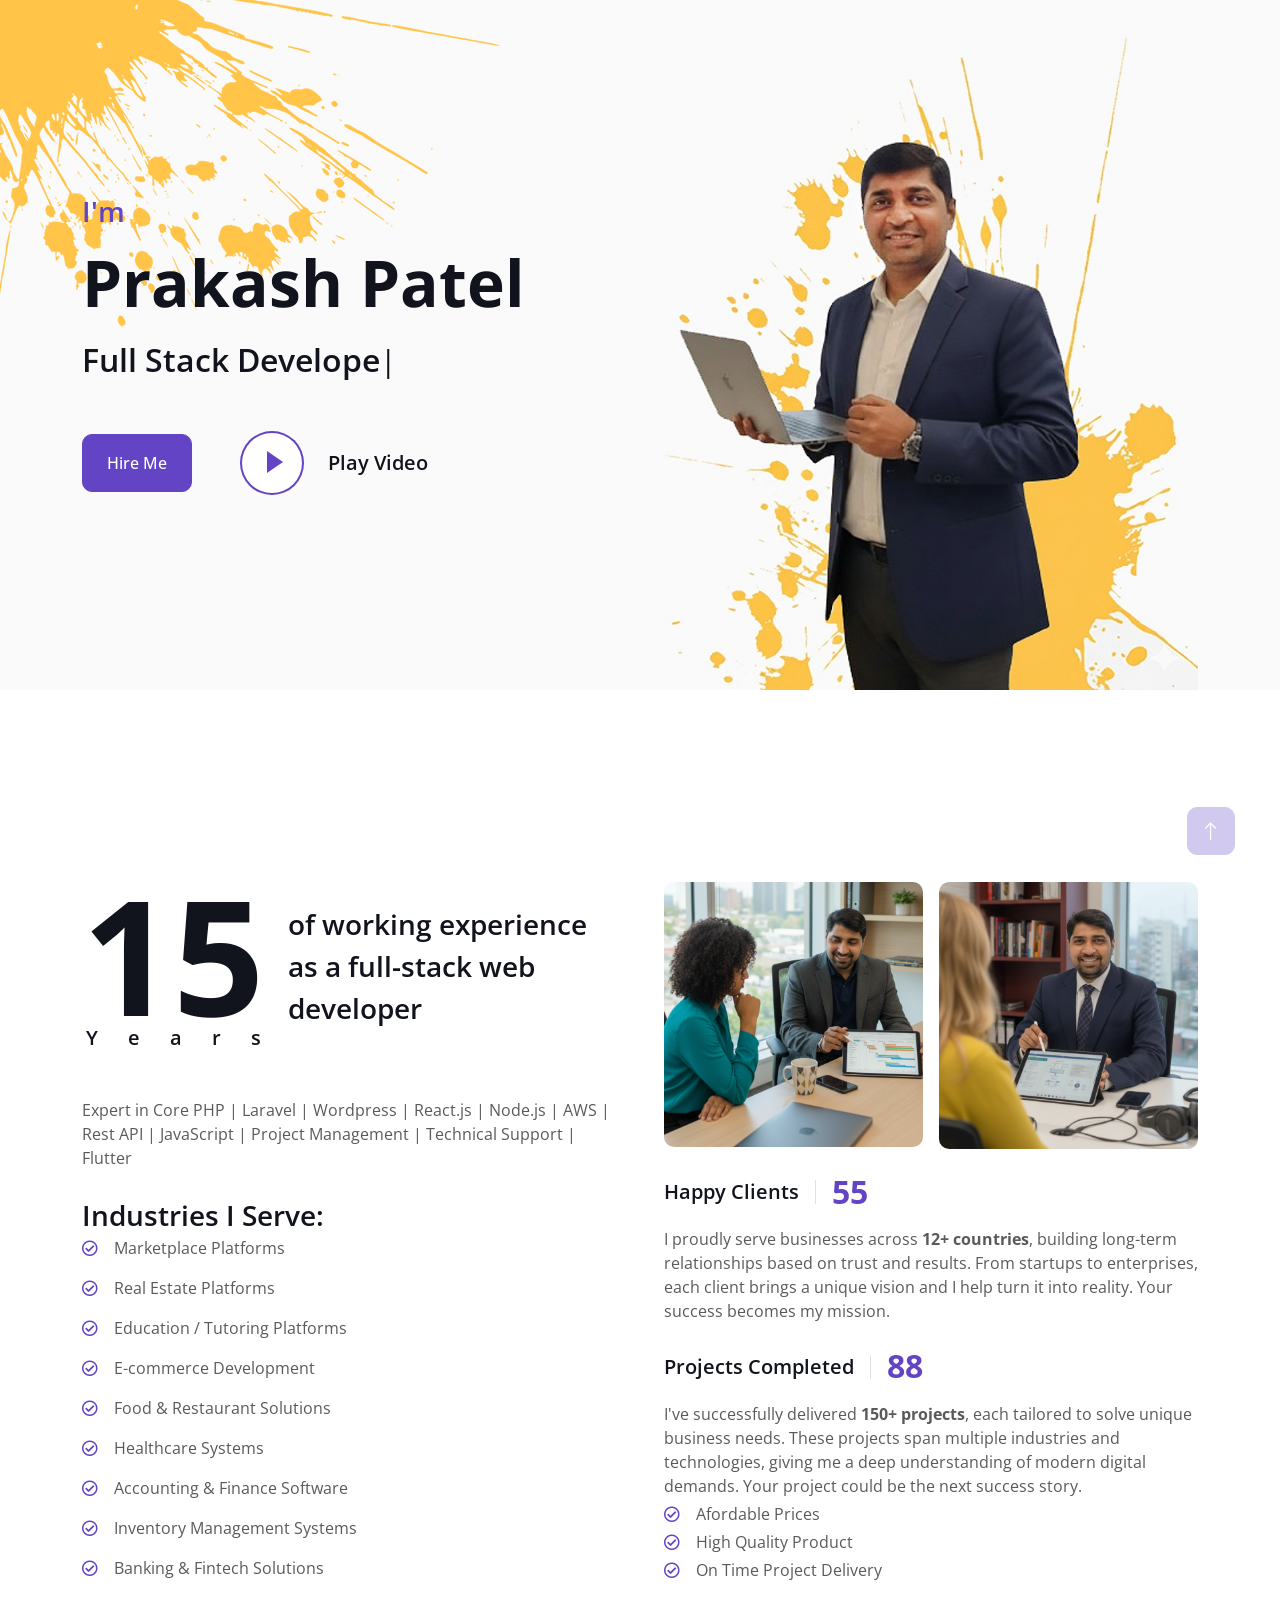
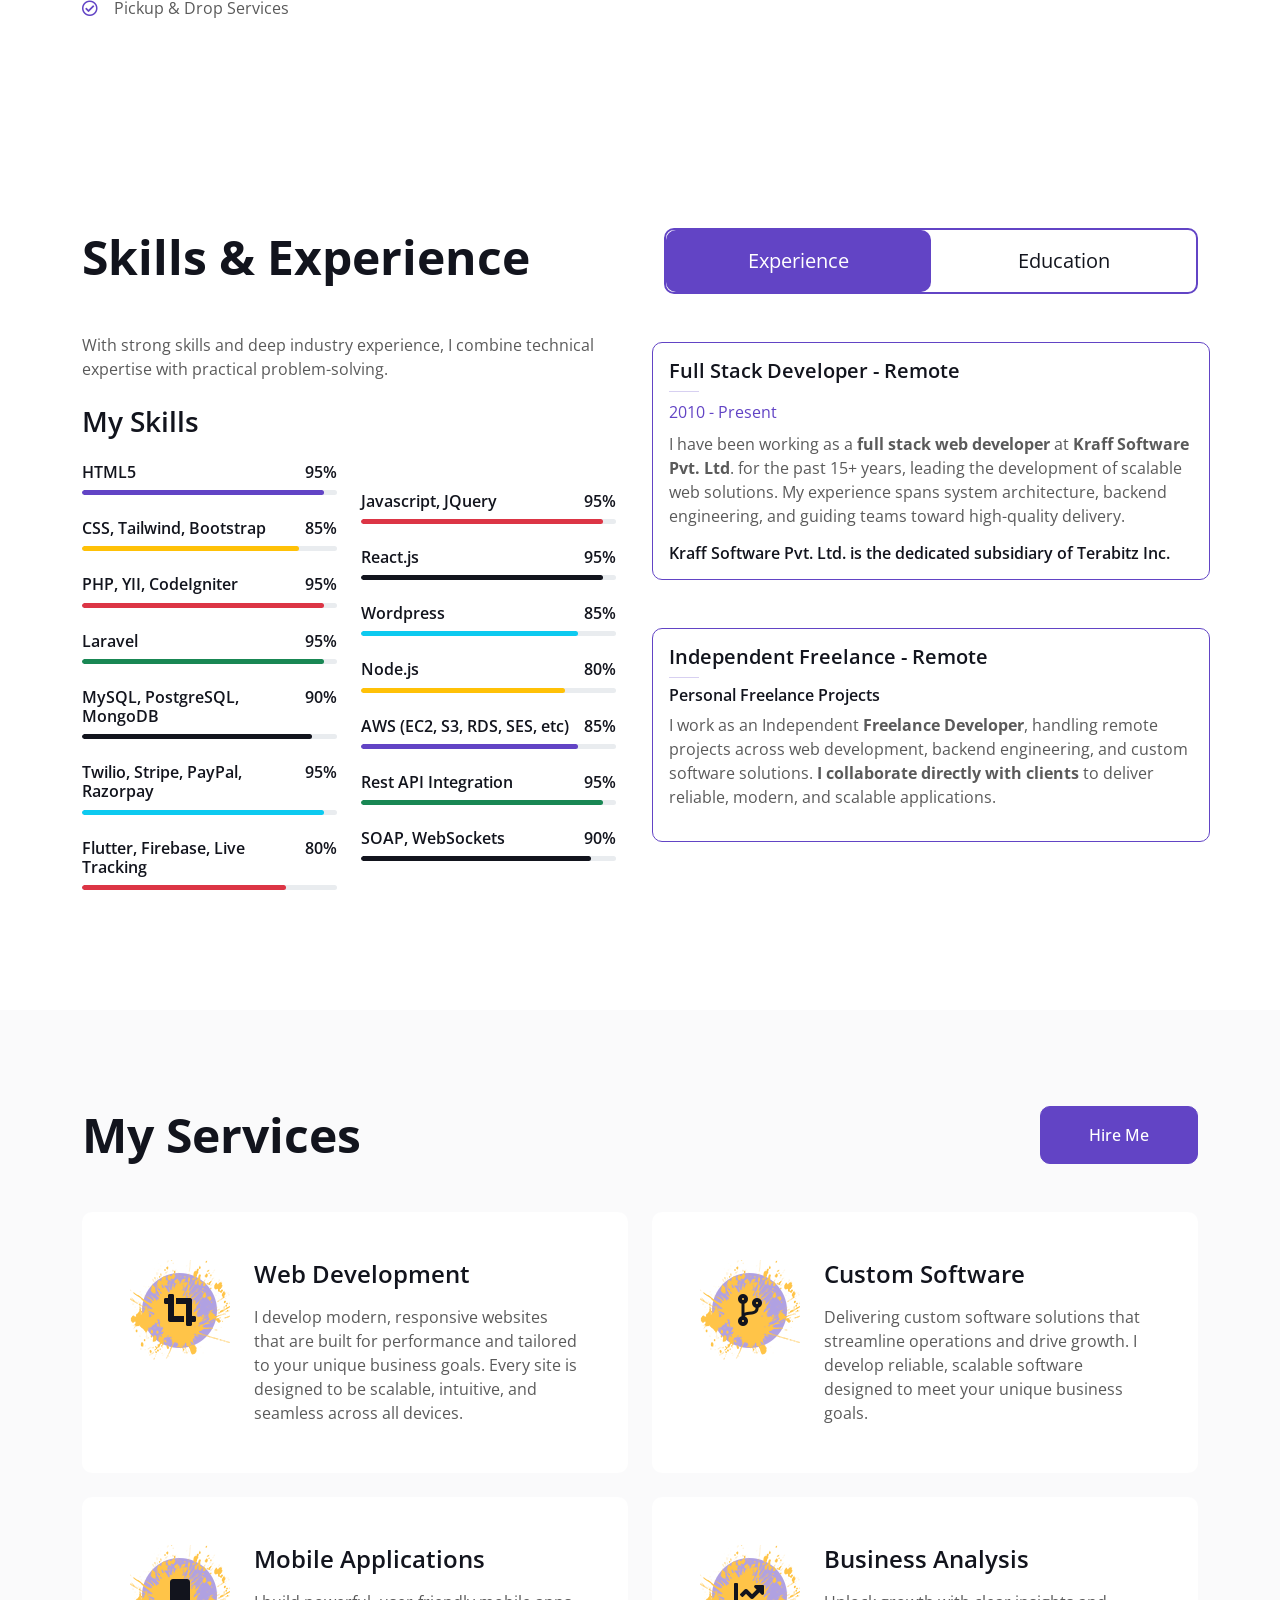
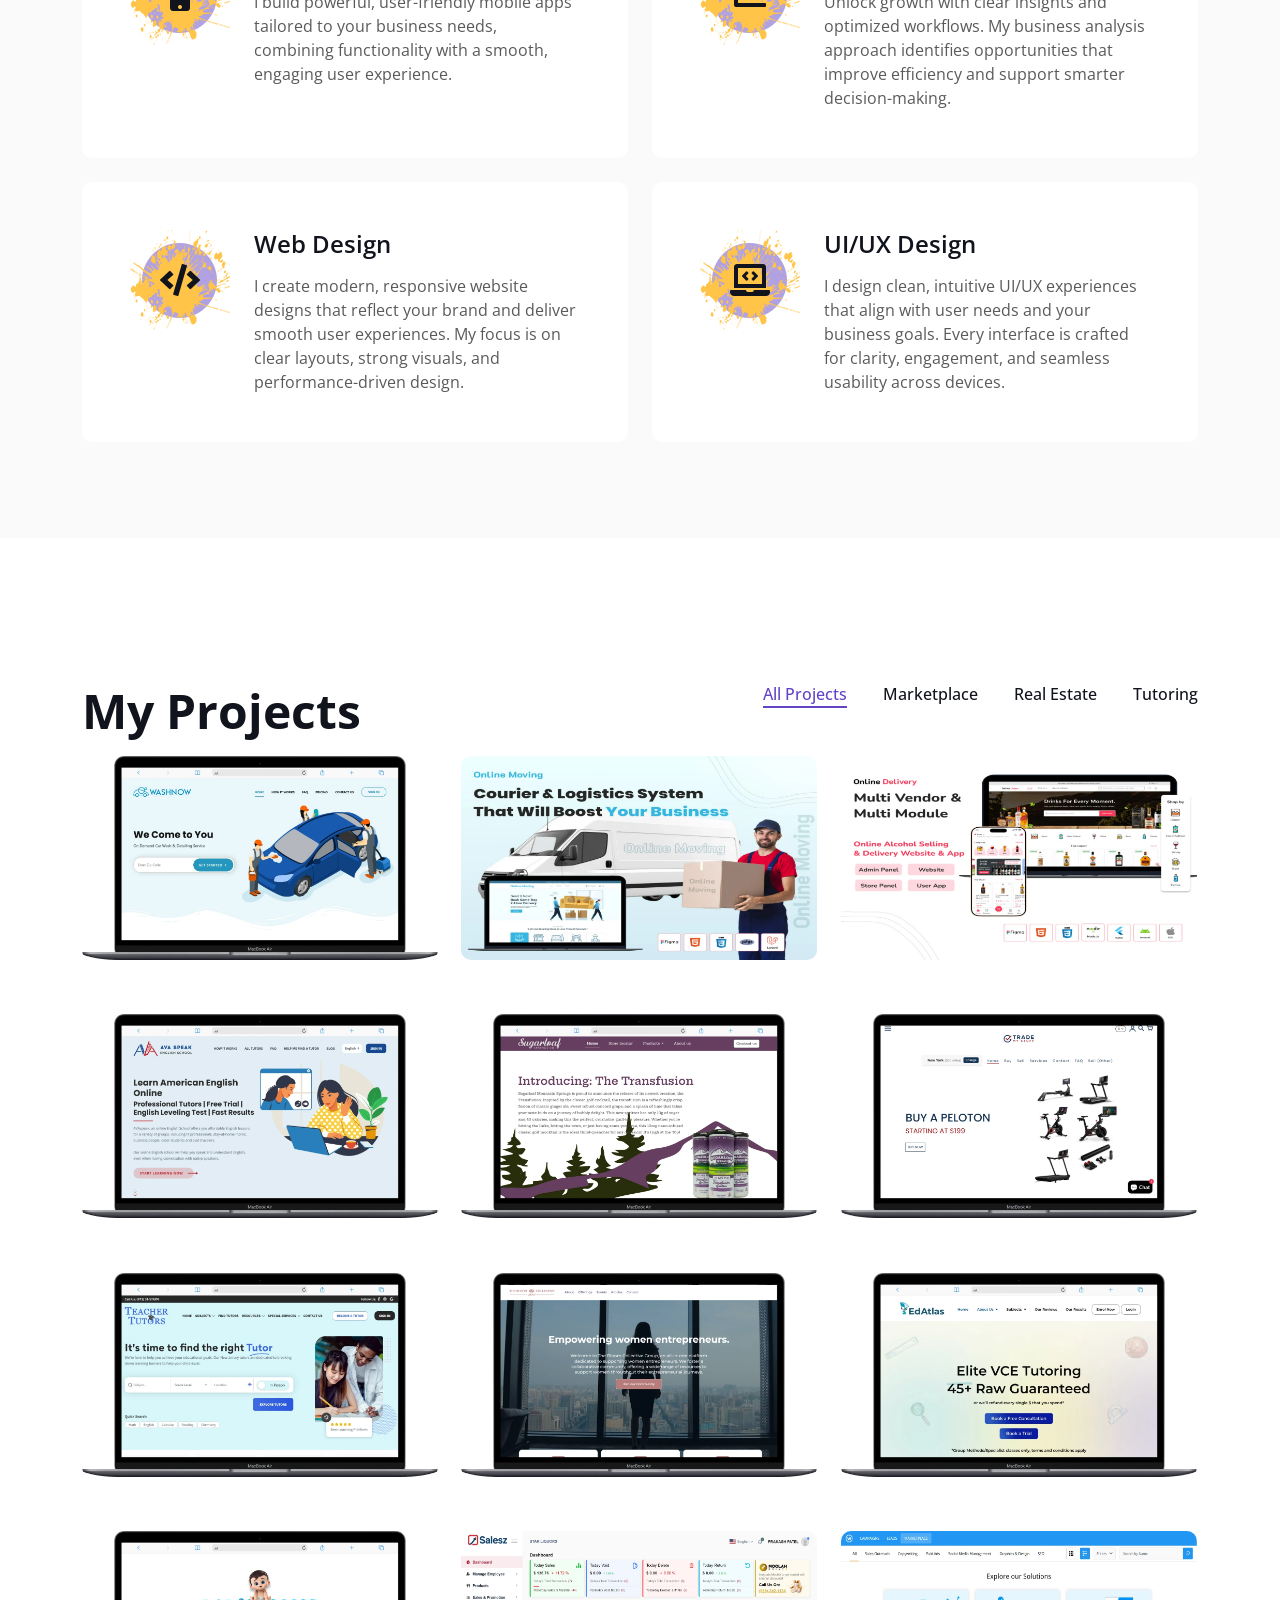
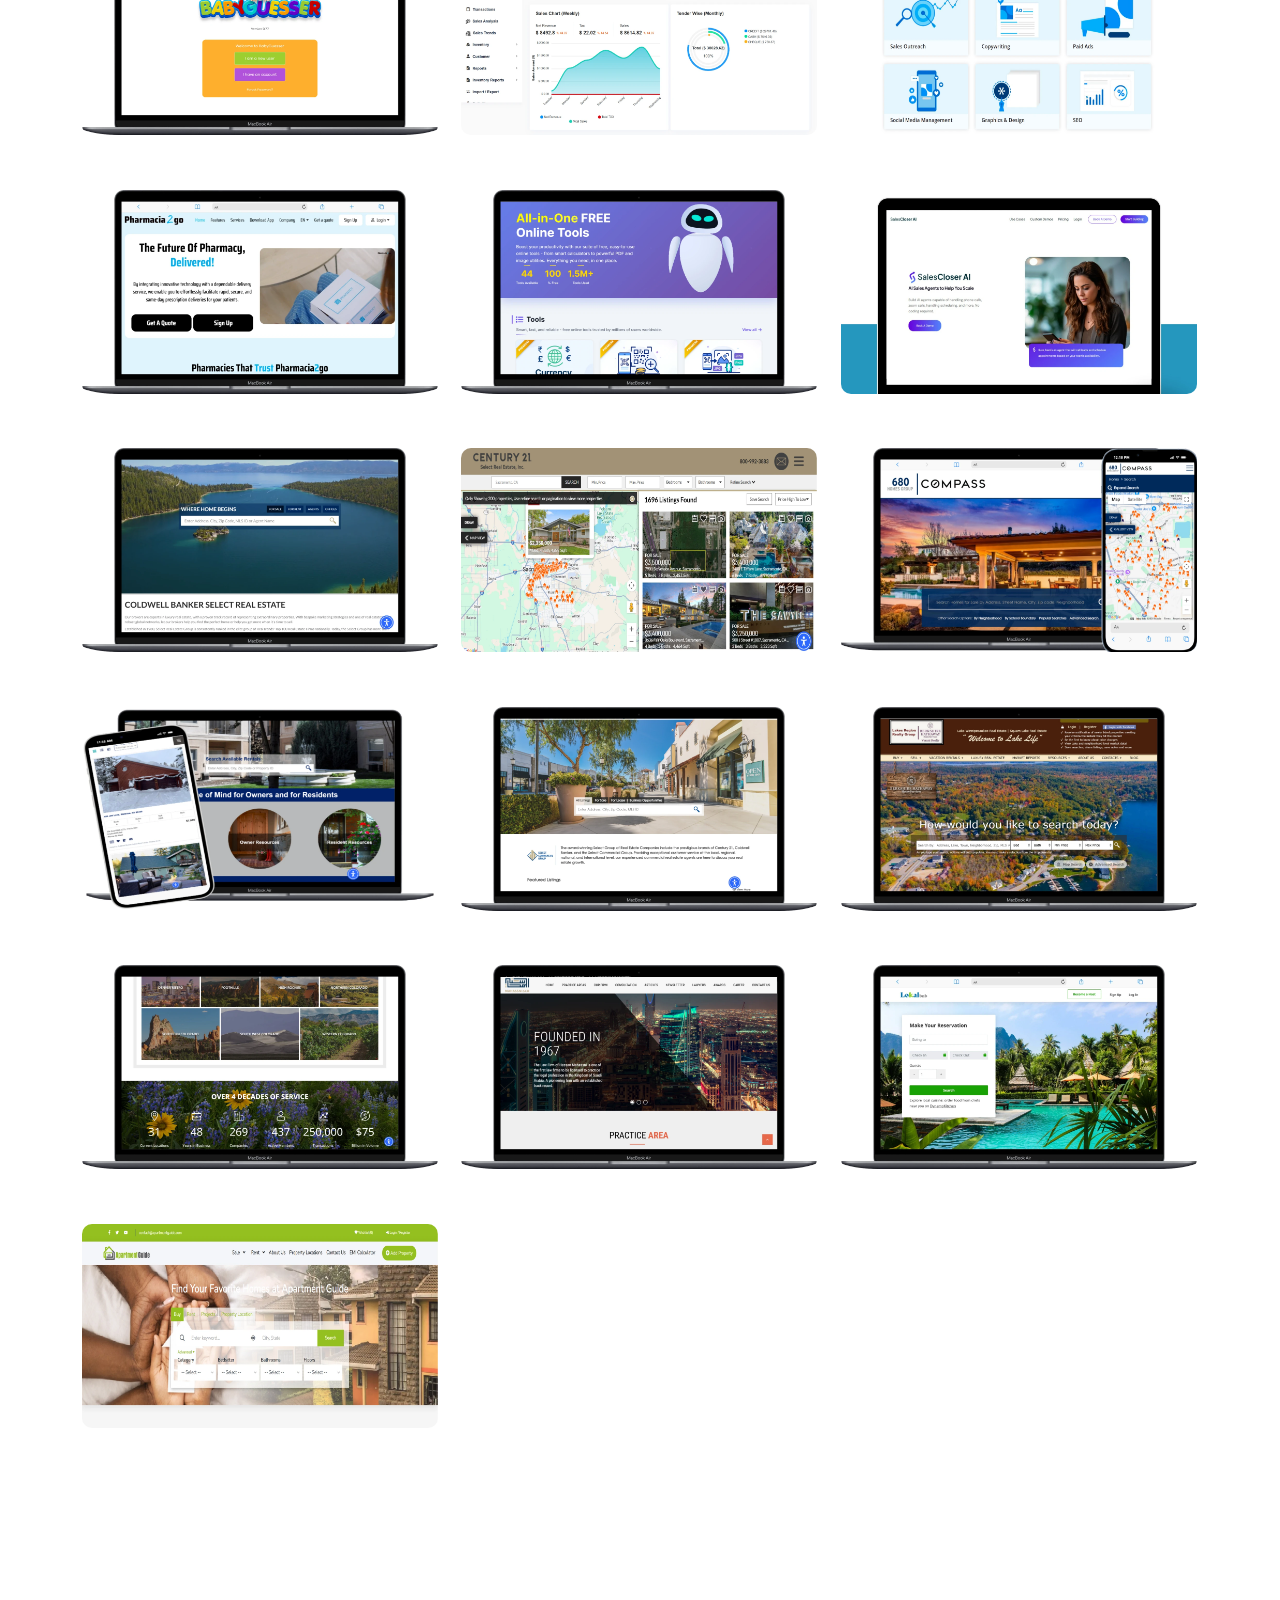
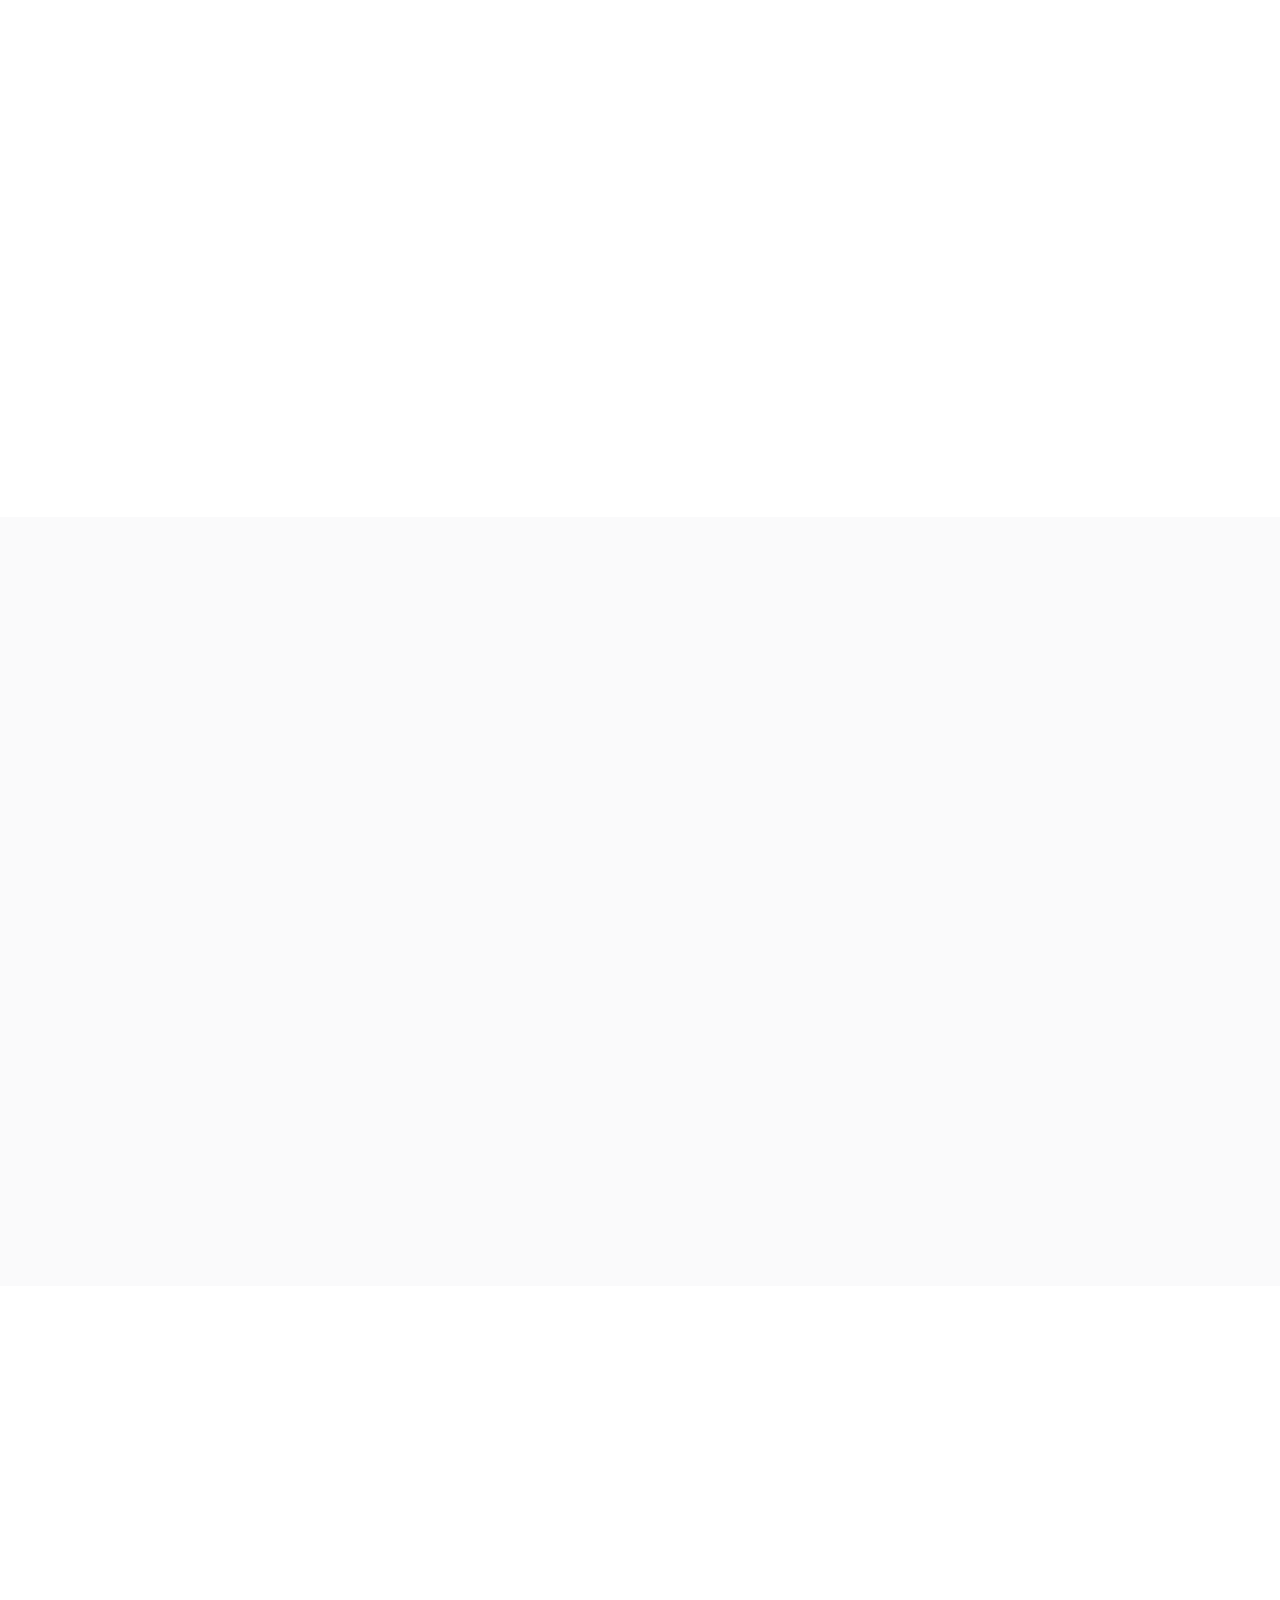
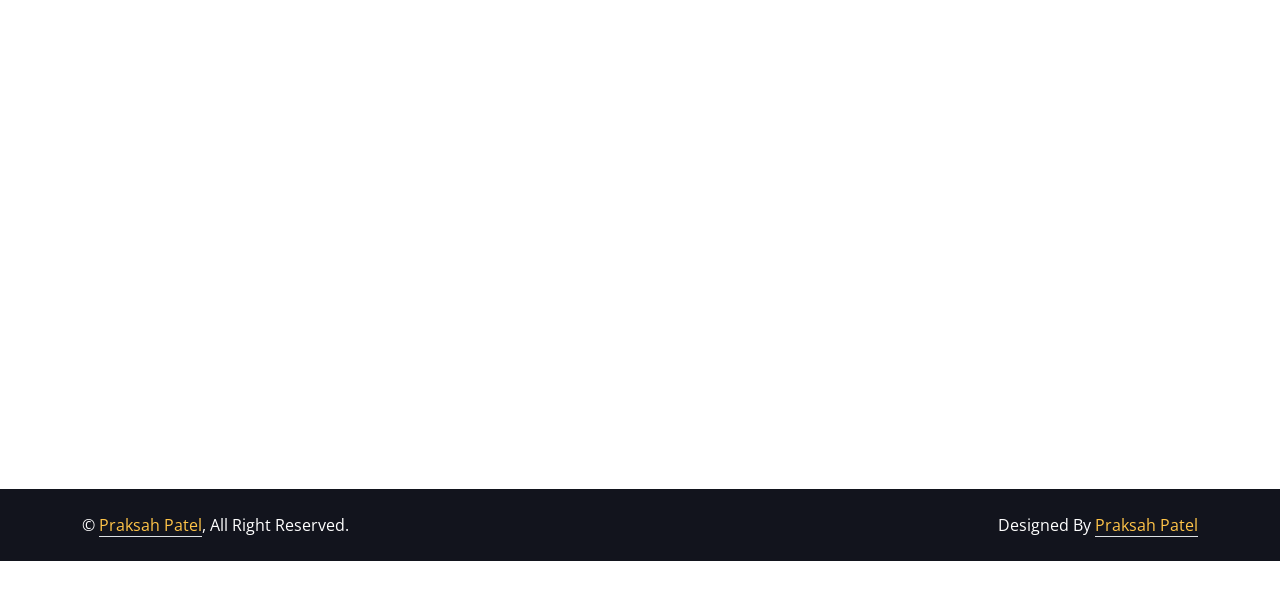
<file: index.html>
<!DOCTYPE html>
<html lang="en">
<head>
    <meta charset="utf-8">
    <title>Prakash Patel - Full Stack Developer</title>
    <meta content="width=device-width, initial-scale=1.0" name="viewport">
    <meta name="keywords" content="Web Development, Web Developer, Website Developer, Laravel Developer, React Developer, Mobile App Development, Custom Software Development, NFT Marketplace Development, eCommerce Development, UI/UX Design, Dedicated Developer Hiring">
    <meta name="description" content="Professional full stack development and digital transformation services. Specializing in web development, mobile apps, UI/UX, eCommerce, and custom software solutions to help businesses grow digitally.">
    <meta property="og:image" content="img/profile-1.png" />
    <meta name="twitter:image" content="img/profile-1.png" />

    <!-- Favicon -->
    <link href="img/favicon.png" rel="icon">

    <!-- Google Web Fonts -->
    <link rel="preconnect" href="https://fonts.googleapis.com">
    <link rel="preconnect" href="https://fonts.gstatic.com" crossorigin>
    <link href="https://fonts.googleapis.com/css2?family=Open+Sans:wght@400;500;600;700;800&display=swap" rel="stylesheet"> 

    <!-- Icon Font Stylesheet -->
    <link href="https://cdnjs.cloudflare.com/ajax/libs/font-awesome/5.10.0/css/all.min.css" rel="stylesheet">
    <link href="https://cdn.jsdelivr.net/npm/bootstrap-icons@1.4.1/font/bootstrap-icons.css" rel="stylesheet">

    <!-- Libraries Stylesheet -->
    <link href="lib/animate/animate.min.css" rel="stylesheet">
    <link href="lib/lightbox/css/lightbox.min.css" rel="stylesheet">
    <link href="lib/owlcarousel/assets/owl.carousel.min.css" rel="stylesheet">

    <!-- Customized Bootstrap Stylesheet -->
    <link href="css/bootstrap.min.css" rel="stylesheet">

    <!-- Template Stylesheet -->
    <link href="css/style.css" rel="stylesheet">
</head>
<body data-bs-spy="scroll" data-bs-target=".navbar" data-bs-offset="51">
    <!-- Spinner Start -->
    <div id="spinner" class="show bg-white position-fixed translate-middle w-100 vh-100 top-50 start-50 d-flex align-items-center justify-content-center">
        <div class="spinner-border text-primary" style="width: 3rem; height: 3rem;" role="status">
            <span class="sr-only">Loading...</span>
        </div>
    </div>
    <!-- Spinner End -->


    <!-- Navbar Start -->
    <nav class="navbar navbar-expand-lg bg-white navbar-light fixed-top shadow py-lg-0 px-4 px-lg-5 wow fadeIn" data-wow-delay="0.1s">
        <a href="index.html" class="navbar-brand d-block d-lg-none" title="Prakash Patel">
            <h1 class="text-primary fw-bold m-0">Prakash Patel</h1>
        </a>
        <button type="button" class="navbar-toggler" data-bs-toggle="collapse" data-bs-target="#navbarCollapse">
            <span class="navbar-toggler-icon"></span>
        </button>
        <div class="collapse navbar-collapse justify-content-between py-4 py-lg-0" id="navbarCollapse">
            <div class="navbar-nav ms-auto py-0">
                <a href="#home" class="nav-item nav-link active" title="Home">Home</a>
                <a href="#about" class="nav-item nav-link" title="About">About</a>
                <a href="#skill" class="nav-item nav-link" title="Skills">Skills</a>
                <a href="#service" class="nav-item nav-link" title="Services">Services</a>
            </div>
            <a href="index.html" class="navbar-brand bg-secondary py-3 px-4 mx-3 d-none d-lg-block" title="Prakash Patel">
                <h1 class="text-primary fw-bold m-0">Prakash Patel</h1>
            </a>
            <div class="navbar-nav me-auto py-0">
                <a href="#project" class="nav-item nav-link" title="Projects">Projects</a>
                <a href="#testimonial" class="nav-item nav-link" title="Testimonial">Testimonial</a>
                <a href="#contact" class="nav-item nav-link" title="Contact">Contact</a>
            </div>
        </div>
    </nav>
    <!-- Navbar End -->


	<main id="main-content">
    <!-- Header Start -->
    <div class="container-fluid bg-light my-6 mt-0" id="home">
        <div class="container">
            <div class="row g-5 align-items-center">
                <div class="col-lg-6 py-6 pb-0 pt-lg-0">
                    <h3 class="text-primary mb-3">I'm</h3>
                    <h1 class="display-3 mb-3">Prakash Patel</h1>
                    <h2 class="typed-text-output d-inline"></h2>
                    <div class="typed-text d-none">Full Stack Developer, Web Developer, Laravel Developer, React Developer, Custom Software Developer, eCommerce Developer, UI/UX Designer, API Developer</div>

                    <div class="d-flex align-items-center pt-5">
                        <a href="mailto:prakashnnpatel@gmail.com?subject=Hire%20Me%20-%20Project%20Inquiry&body=Hi%20Prakash,%0A%0AI%20am%20interested%20in%20working%20with%20you.%20Please%20get%20back%20to%20me.%0A%0AThanks!" class="btn btn-primary py-3 px-4 me-5" title="Hire Me Now">
                            Hire Me
                        </a>
                        <button type="button" class="btn-play" data-bs-toggle="modal"
                            data-src="https://www.youtube.com/embed/fqxCSDAdp9M" data-bs-target="#videoModal" aria-label="Play video">
                            <span></span>
                        </button>
                        <h5 class="ms-4 mb-0 d-none d-sm-block">Play Video</h5>
                    </div>
                </div>
                <div class="col-lg-6">
                    <img class="img-fluid" src="img/profile.jpeg" alt="Praksah Patel">
                </div>
            </div>
        </div>
    </div>
    <!-- Header End -->


    <!-- Video Modal Start -->
    <div class="modal modal-video fade" id="videoModal" tabindex="-1" aria-labelledby="exampleModalLabel" aria-hidden="true">
        <div class="modal-dialog">
            <div class="modal-content rounded-0">
                <div class="modal-header">
                    <h3 class="modal-title" id="exampleModalLabel">Youtube Video</h3>
                    <button type="button" class="btn-close" data-bs-dismiss="modal" aria-label="Close"></button>
                </div>
                <div class="modal-body">
                    <!-- 16:9 aspect ratio -->
                    <div class="ratio ratio-16x9">
                        <iframe class="embed-responsive-item" src="" id="video" allowfullscreen allowscriptaccess="always"
                            allow="autoplay"></iframe>
                    </div>
                </div>
            </div>
        </div>
    </div>
    <!-- Video Modal End -->


    <!-- About Start -->
    <div class="container-xxl py-6" id="about">
        <div class="container">
            <div class="row g-5">
                <div class="col-lg-6 wow fadeInUp" data-wow-delay="0.1s">
                    <div class="d-flex align-items-center mb-5">
                        <div class="years flex-shrink-0 text-center me-4">
                            <h1 class="display-1 mb-0">15</h1>
                            <h5 class="mb-0">Years</h5>
                        </div>
                        <h3 class="lh-base mb-0">of working experience as a full-stack web developer</h3>
                    </div>
                    <p class="mb-4">Expert in Core PHP | Laravel | Wordpress | React.js | Node.js | AWS | Rest API | JavaScript | Project Management | Technical Support | Flutter</p>                    
                    <!--<a class="btn btn-primary py-3 px-5 mt-3" href="">Read More</a>-->
                    <h3 class="lh-base mb-0">Industries I Serve:</h3>
                    <p class="mb-3"><i class="far fa-check-circle text-primary me-3"></i>Marketplace Platforms</p>
                    <p class="mb-3"><i class="far fa-check-circle text-primary me-3"></i>Real Estate Platforms</p>
                    <p class="mb-3"><i class="far fa-check-circle text-primary me-3"></i>Education / Tutoring Platforms</p>
                    <p class="mb-3"><i class="far fa-check-circle text-primary me-3"></i>E-commerce Development</p>
                    <p class="mb-3"><i class="far fa-check-circle text-primary me-3"></i>Food & Restaurant Solutions</p>
                    <p class="mb-3"><i class="far fa-check-circle text-primary me-3"></i>Healthcare Systems</p>
                    <p class="mb-3"><i class="far fa-check-circle text-primary me-3"></i>Accounting & Finance Software</p>
                    <p class="mb-3"><i class="far fa-check-circle text-primary me-3"></i>Inventory Management Systems</p>
                    <p class="mb-3"><i class="far fa-check-circle text-primary me-3"></i>Banking & Fintech Solutions</p>
                    <p class="mb-3"><i class="far fa-check-circle text-primary me-3"></i>Pickup & Drop Services</p>
                </div>
                <div class="col-lg-6 wow fadeInUp" data-wow-delay="0.5s">
                    <div class="row g-3 mb-4">
                        <div class="col-sm-6">
                            <img class="img-fluid rounded" src="img/about-2.png" alt="About Prakash Patel">
                        </div>
                        <div class="col-sm-6">
                            <img class="img-fluid rounded" src="img/about-1.png" alt="Prakash Patel">
                        </div>
                    </div>
                    <div class="d-flex align-items-center mb-3">
                        <h5 class="border-end pe-3 me-3 mb-0">Happy Clients</h5>
                        <h2 class="text-primary fw-bold mb-0" data-toggle="counter-up">103</h2>
                    </div>
                    <p class="mb-4">I proudly serve businesses across <b>12+ countries</b>, building long-term relationships based on trust and results. From startups to enterprises, each client brings a unique vision and I help turn it into reality. Your success becomes my mission.</p>
                    <div class="d-flex align-items-center mb-3">
                        <h5 class="border-end pe-3 me-3 mb-0">Projects Completed</h5>
                        <h2 class="text-primary fw-bold mb-0" data-toggle="counter-up">165</h2>
                    </div>
                    <p class="mb-1">I've successfully delivered <b>150+ projects</b>, each tailored to solve unique business needs. These projects span multiple industries and technologies, giving me a deep understanding of modern digital demands. Your project could be the next success story.</p>
                    <p class="mb-1"><i class="far fa-check-circle text-primary me-3"></i>Afordable Prices</p>
                    <p class="mb-1"><i class="far fa-check-circle text-primary me-3"></i>High Quality Product</p>
                    <p><i class="far fa-check-circle text-primary me-3"></i>On Time Project Delivery</p>                    
                </div>
            </div>
        </div>
    </div>
    <!-- About End -->


    <!-- Expertise Start -->
    <div class="container-xxl py-6 pb-5" id="skill">
        <div class="container">
            <div class="row g-5">
                <div class="col-lg-6 wow fadeInUp" data-wow-delay="0.1s">
                    <h1 class="display-5 mb-5">Skills & Experience</h1>
                    <p class="mb-4">With strong skills and deep industry experience, I combine technical expertise with practical problem-solving.</p>
                    <h3 class="mb-4">My Skills</h3>
                    <div class="row align-items-center">
                        <div class="col-md-6">
                            <div class="skill mb-4">
                                <div class="d-flex justify-content-between">
                                    <h6 class="font-weight-bold">HTML5</h6>
                                    <h6 class="font-weight-bold">95%</h6>
                                </div>
                                <div class="progress">
                                    <div class="progress-bar bg-primary" role="progressbar" aria-valuenow="95" aria-valuemin="0" aria-valuemax="100"></div>
                                </div>
                            </div>
                            <div class="skill mb-4">
                                <div class="d-flex justify-content-between">
                                    <h6 class="font-weight-bold">CSS, Tailwind, Bootstrap</h6>
                                    <h6 class="font-weight-bold">85%</h6>
                                </div>
                                <div class="progress">
                                    <div class="progress-bar bg-warning" role="progressbar" aria-valuenow="85" aria-valuemin="0" aria-valuemax="100"></div>
                                </div>
                            </div>
                            <div class="skill mb-4">
                                <div class="d-flex justify-content-between">
                                    <h6 class="font-weight-bold">PHP, YII, CodeIgniter</h6>
                                    <h6 class="font-weight-bold">95%</h6>
                                </div>
                                <div class="progress">
                                    <div class="progress-bar bg-danger" role="progressbar" aria-valuenow="95" aria-valuemin="0" aria-valuemax="100"></div>
                                </div>
                            </div>
                            <div class="skill mb-4">
                                <div class="d-flex justify-content-between">
                                    <h6 class="font-weight-bold">Laravel</h6>
                                    <h6 class="font-weight-bold">95%</h6>
                                </div>
                                <div class="progress">
                                    <div class="progress-bar bg-success" role="progressbar" aria-valuenow="95" aria-valuemin="0" aria-valuemax="100"></div>
                                </div>
                            </div>
                            <div class="skill mb-4">
                                <div class="d-flex justify-content-between">
                                    <h6 class="font-weight-bold">MySQL, PostgreSQL, MongoDB</h6>
                                    <h6 class="font-weight-bold">90%</h6>
                                </div>
                                <div class="progress">
                                    <div class="progress-bar bg-dark" role="progressbar" aria-valuenow="90" aria-valuemin="0" aria-valuemax="100"></div>
                                </div>
                            </div>
                            <div class="skill mb-4">
                                <div class="d-flex justify-content-between">
                                    <h6 class="font-weight-bold">Twilio, Stripe, PayPal, Razorpay</h6>
                                    <h6 class="font-weight-bold">95%</h6>
                                </div>
                                <div class="progress">
                                    <div class="progress-bar bg-info" role="progressbar" aria-valuenow="95" aria-valuemin="0" aria-valuemax="100"></div>
                                </div>
                            </div>
                            <div class="skill mb-4">
                                <div class="d-flex justify-content-between">
                                    <h6 class="font-weight-bold">Flutter, Firebase, Live Tracking</h6>
                                    <h6 class="font-weight-bold">80%</h6>
                                </div>
                                <div class="progress">
                                    <div class="progress-bar bg-danger" role="progressbar" aria-valuenow="80" aria-valuemin="0" aria-valuemax="100"></div>
                                </div>
                            </div>
                        </div>
                        <div class="col-md-6">
                            <div class="skill mb-4">
                                <div class="d-flex justify-content-between">
                                    <h6 class="font-weight-bold">Javascript, JQuery</h6>
                                    <h6 class="font-weight-bold">95%</h6>
                                </div>
                                <div class="progress">
                                    <div class="progress-bar bg-danger" role="progressbar" aria-valuenow="95" aria-valuemin="0" aria-valuemax="100"></div>
                                </div>
                            </div>
                            <div class="skill mb-4">
                                <div class="d-flex justify-content-between">
                                    <h6 class="font-weight-bold">React.js</h6>
                                    <h6 class="font-weight-bold">95%</h6>
                                </div>
                                <div class="progress">
                                    <div class="progress-bar bg-dark" role="progressbar" aria-valuenow="95" aria-valuemin="0" aria-valuemax="100"></div>
                                </div>
                            </div>
                            <div class="skill mb-4">
                                <div class="d-flex justify-content-between">
                                    <h6 class="font-weight-bold">Wordpress</h6>
                                    <h6 class="font-weight-bold">85%</h6>
                                </div>
                                <div class="progress">
                                    <div class="progress-bar bg-info" role="progressbar" aria-valuenow="85" aria-valuemin="0" aria-valuemax="100"></div>
                                </div>
                            </div>
                            <div class="skill mb-4">
                                <div class="d-flex justify-content-between">
                                    <h6 class="font-weight-bold">Node.js</h6>
                                    <h6 class="font-weight-bold">80%</h6>
                                </div>
                                <div class="progress">
                                    <div class="progress-bar bg-warning" role="progressbar" aria-valuenow="80" aria-valuemin="0" aria-valuemax="100"></div>
                                </div>
                            </div>
                            <div class="skill mb-4">
                                <div class="d-flex justify-content-between">
                                    <h6 class="font-weight-bold">AWS (EC2, S3, RDS, SES, etc)</h6>
                                    <h6 class="font-weight-bold">85%</h6>
                                </div>
                                <div class="progress">
                                    <div class="progress-bar bg-primary" role="progressbar" aria-valuenow="85" aria-valuemin="0" aria-valuemax="100"></div>
                                </div>
                            </div>
                            <div class="skill mb-4">
                                <div class="d-flex justify-content-between">
                                    <h6 class="font-weight-bold">Rest API Integration</h6>
                                    <h6 class="font-weight-bold">95%</h6>
                                </div>
                                <div class="progress">
                                    <div class="progress-bar bg-success" role="progressbar" aria-valuenow="95" aria-valuemin="0" aria-valuemax="100"></div>
                                </div>
                            </div>
                            <div class="skill mb-4">
                                <div class="d-flex justify-content-between">
                                    <h6 class="font-weight-bold">SOAP, WebSockets</h6>
                                    <h6 class="font-weight-bold">90%</h6>
                                </div>
                                <div class="progress">
                                    <div class="progress-bar bg-dark" role="progressbar" aria-valuenow="90" aria-valuemin="0" aria-valuemax="100"></div>
                                </div>
                            </div>
                        </div>
                    </div>
                </div>
                <div class="col-lg-6 wow fadeInUp" data-wow-delay="0.5s">
                    <ul class="nav nav-pills rounded border border-2 border-primary mb-5">
                        <li class="nav-item w-50">
                            <button class="nav-link w-100 py-3 fs-5 active" data-bs-toggle="pill" href="#tab-1">Experience</button>
                        </li>
                        <li class="nav-item w-50">
                            <button class="nav-link w-100 py-3 fs-5" data-bs-toggle="pill" href="#tab-2">Education</button>
                        </li>
                    </ul>
                    <div class="tab-content">
                        <div id="tab-1" class="tab-pane fade show p-0 active">
                            <div class="row gy-5 gx-4">
                                <div class="col-sm-12 border border-primary rounded-3 p-3">
                                    <h5>Full Stack Developer - Remote</h5>
                                    <hr class="text-primary my-2">
                                    <p class="text-primary mb-1">2010 - Present</p>                                    
                                    <p class="mt-2">I have been working as a <b>full stack web developer</b> at <b>Kraff Software Pvt. Ltd</b>. for the past 15+ years, leading the development of scalable web solutions. My experience spans system architecture, backend engineering, and guiding teams toward high-quality delivery.</p>
                                    <h6 class="mb-0">Kraff Software Pvt. Ltd. is the dedicated subsidiary of Terabitz Inc.</h6>
                                </div>
                                <!--
                                <div class="col-sm-12 border border-primary rounded-3 p-3">
                                    <h5>Freelance Lead Developer - Remote</h5>
                                    <hr class="text-primary my-2">
                                    <p class="text-primary mb-1">2020 - Present</p>
                                    <h6 class="mb-0">Fab AF</h6>
                                </div>
                                <div class="col-sm-12 border border-primary rounded-3 p-3">
                                    <h5>Freelance Lead Developer - Remote</h5>
                                    <hr class="text-primary my-2">
                                    <p class="text-primary mb-1">2024 - Present</p>
                                    <h6 class="mb-0">Pramukh Tech</h6>
                                </div>
                                -->
                                <div class="col-sm-12 border border-primary rounded-3 p-3">
                                    <h5>Independent Freelance - Remote</h5>
                                    <hr class="text-primary my-2">
                                    <h6 class="mb-0">Personal Freelance Projects</h6>
                                    <p class="mt-2">I work as an Independent <b>Freelance Developer</b>, handling remote projects across web development, backend engineering, and custom software solutions. <b>I collaborate directly with clients</b> to deliver reliable, modern, and scalable applications.</p>
                                </div>
                            </div>
                        </div>
                        <div id="tab-2" class="tab-pane fade show p-0">
                            <div class="row gy-5 gx-4">
                                <div class="col-sm-12 border border-primary rounded-3 p-3">
                                    <h5>Master of Computer Applications (MCA)</h5>
                                    <hr class="text-primary my-2">
                                    <p class="text-primary mb-1">2010</p>
                                    <h6 class="mb-0">Gujarat University</h6>
                                </div>
                                <div class="col-sm-12 border border-primary rounded-3 p-3">
                                    <h5>Graduate</h5>
                                    <hr class="text-primary my-2">
                                    <p class="text-primary mb-1">2007</p>
                                    <h6 class="mb-0">Hemchandracharya North Gujarat University</h6>
                                </div>                                
                            </div>
                        </div>
                    </div>
                </div>
            </div>
        </div>
    </div>
    <!-- Expertise End -->


    <!-- Service Start -->
    <div class="container-fluid bg-light my-5 py-6" id="service">
        <div class="container">
            <div class="row g-5 mb-5 wow fadeInUp" data-wow-delay="0.1s">
                <div class="col-lg-6">
                    <h1 class="display-5 mb-0">My Services</h1>
                </div>
                <div class="col-lg-6 text-lg-end">
                    <a href="mailto:prakashnnpatel@gmail.com?subject=Hire%20Me%20-%20Project%20Inquiry&body=Hi%20Prakash,%0A%0AI%20am%20interested%20in%20working%20with%20you.%20Please%20get%20back%20to%20me.%0A%0AThanks!" class="btn btn-primary py-3 px-5" title="Hire Me Now"> Hire Me</a>
                </div>
            </div>
            <div class="row g-4">
                <div class="col-lg-6 wow fadeInUp" data-wow-delay="0.1s">
                    <div class="service-item d-flex flex-column flex-sm-row bg-white rounded h-100 p-4 p-lg-5">
                        <div class="bg-icon flex-shrink-0 mb-3">
                            <i class="fa fa-crop-alt fa-2x text-dark"></i>
                        </div>
                        <div class="ms-sm-4">
                            <h4 class="mb-3">Web Development</h4>                            
                            <span>I develop modern, responsive websites that are built for performance and tailored to your unique business goals. Every site is designed to be scalable, intuitive, and seamless across all devices.</span>
                        </div>
                    </div>
                </div>
                <div class="col-lg-6 wow fadeInUp" data-wow-delay="0.3s">
                    <div class="service-item d-flex flex-column flex-sm-row bg-white rounded h-100 p-4 p-lg-5">
                        <div class="bg-icon flex-shrink-0 mb-3">
                            <i class="fa fa-code-branch fa-2x text-dark"></i>
                        </div>
                        <div class="ms-sm-4">
                            <h4 class="mb-3">Custom Software</h4>                            
                            <span>Delivering custom software solutions that streamline operations and drive growth. I develop reliable, scalable software designed to meet your unique business goals.</span>
                        </div>
                    </div>
                </div>
                <div class="col-lg-6 wow fadeInUp" data-wow-delay="0.3s">
                    <div class="service-item d-flex flex-column flex-sm-row bg-white rounded h-100 p-4 p-lg-5">
                        <div class="bg-icon flex-shrink-0 mb-3">
                            <i class="fa fa-mobile fa-2x text-dark"></i>
                        </div>
                        <div class="ms-sm-4">
                            <h4 class="mb-3">Mobile Applications</h4>                            
                            <span>I build powerful, user-friendly mobile apps tailored to your business needs, combining functionality with a smooth, engaging user experience.</span>
                        </div>
                    </div>
                </div>
                <div class="col-lg-6 wow fadeInUp" data-wow-delay="0.3s">
                    <div class="service-item d-flex flex-column flex-sm-row bg-white rounded h-100 p-4 p-lg-5">
                        <div class="bg-icon flex-shrink-0 mb-3">
                            <i class="fas fa-chart-line fa-2x text-dark"></i>
                        </div>
                        <div class="ms-sm-4">
                            <h4 class="mb-3">Business Analysis</h4>                            
                            <span>Unlock growth with clear insights and optimized workflows. My business analysis approach identifies opportunities that improve efficiency and support smarter decision-making.</span>
                        </div>
                    </div>
                </div>
                <div class="col-lg-6 wow fadeInUp" data-wow-delay="0.1s">
                    <div class="service-item d-flex flex-column flex-sm-row bg-white rounded h-100 p-4 p-lg-5">
                        <div class="bg-icon flex-shrink-0 mb-3">
                            <i class="fa fa-code fa-2x text-dark"></i>
                        </div>
                        <div class="ms-sm-4">
                            <h4 class="mb-3">Web Design</h4>                            
                            <span>I create modern, responsive website designs that reflect your brand and deliver smooth user experiences. My focus is on clear layouts, strong visuals, and performance-driven design.</span>
                        </div>
                    </div>
                </div>
                <div class="col-lg-6 wow fadeInUp" data-wow-delay="0.3s">
                    <div class="service-item d-flex flex-column flex-sm-row bg-white rounded h-100 p-4 p-lg-5">
                        <div class="bg-icon flex-shrink-0 mb-3">
                            <i class="fa fa-laptop-code fa-2x text-dark"></i>
                        </div>
                        <div class="ms-sm-4">
                            <h4 class="mb-3">UI/UX Design</h4>                            
                            <span>I design clean, intuitive UI/UX experiences that align with user needs and your business goals. Every interface is crafted for clarity, engagement, and seamless usability across devices.</span>
                        </div>
                    </div>
                </div>
            </div>
        </div>
    </div>
    <!-- Service End -->


    <!-- Projects Start -->
    <div class="container-xxl py-6" id="project">
        <div class="container">
            <div class="row g-4 mb-3">
                <div class="col-lg-6">
                    <h1 class="display-5 mb-0">My Projects</h1>
                </div>
                <div class="col-lg-6 text-lg-end">
                    <ul class="list-inline mx-n3 mb-0" id="portfolio-flters">
                        <li class="mx-3 active" data-filter="*">All Projects</li>
                        <li class="mx-3" data-filter=".marketplace">Marketplace</li>
                        <li class="mx-3" data-filter=".realestate">Real Estate</li>
                        <li class="mx-3" data-filter=".tutoring">Tutoring</li>
                    </ul>
                </div>
            </div>
            <div class="row g-4 portfolio-container">
                <div class="col-lg-4 col-md-6 portfolio-item marketplace">
                    <div class="portfolio-img rounded overflow-hidden">
                        <img class="img-fluid" src="img/projects/washnow.webp" alt="Car Washnow">
                        <div class="portfolio-btn">
                            <div>
                                <h5 class="hover-title">Washnow</h5>
                                <p class="hover-text">On Demand Car Wash & Detailing Service</p>
                            </div>
                            <div class="portfolio-links">
                                <a class="btn btn-lg-square btn-outline-secondary border-2 mx-1" href="img/projects/washnow.webp" data-lightbox="portfolio" title="View Large"><i class="fa fa-eye"></i></a>
                                <a class="btn btn-lg-square btn-outline-secondary border-2 mx-1" href="portfolio/washnow/" title="More Details"><i class="fa fa-link"></i></a>
                            </div>
                            <!-- Additional hidden images for slider -->
                            <!--<a href="img/screen-1.png" data-lightbox="project1" class="d-none"></a>
                            <a href="img/screen-1.png" data-lightbox="project1" class="d-none"></a>-->
                        </div>
                    </div>
                </div>
                <div class="col-lg-4 col-md-6 portfolio-item marketplace">
                    <div class="portfolio-img rounded overflow-hidden">
                        <img class="img-fluid" src="img/projects/online-moving.webp" alt="Online Moving">
                        <div class="portfolio-btn">
                            <div>
                                <h5 class="hover-title">Online Moving</h5>
                                <p class="hover-text">Fast, reliable, and competitive same-day pickup and delivery services</p>
                            </div>
                            <div class="portfolio-links">
                                <a class="btn btn-lg-square btn-outline-secondary border-2 mx-1" href="img/projects/online-moving.webp" data-lightbox="portfolio" title="View Large"><i class="fa fa-eye"></i></a>
                                <a class="btn btn-lg-square btn-outline-secondary border-2 mx-1" href="portfolio/Online-Moving.pdf" target="_blank" title="More Details"><i class="fa fa-link"></i></a>
                            </div>
                        </div>
                    </div>
                </div>
                <div class="col-lg-4 col-md-6 portfolio-item marketplace">
                    <div class="portfolio-img rounded overflow-hidden">
                        <img class="img-fluid" src="img/projects/online-delivery.webp" alt="Online Delivery">
                        <div class="portfolio-btn">
                            <div>
                                <h5 class="hover-title">Online Delivery</h5>
                                <p class="hover-text">Spirits Marketplace, Premium Online Liquor Delivery</p>
                            </div>
                            <div class="portfolio-links">
                                <a class="btn btn-lg-square btn-outline-secondary border-2 mx-1" href="img/projects/online-delivery.webp" data-lightbox="portfolio" title="View Large"><i class="fa fa-eye"></i></a>
                                <a class="btn btn-lg-square btn-outline-secondary border-2 mx-1" href="portfolio/Drinkun-Marketplace.pdf" target="_blank" title="More Details"><i class="fa fa-link"></i></a>
                            </div>
                        </div>
                    </div>
                </div>
                <div class="col-lg-4 col-md-6 portfolio-item tutoring">
                    <div class="portfolio-img rounded overflow-hidden">
                        <img class="img-fluid" src="img/projects/ava-speak.webp" alt="AVA Speak">
                        <div class="portfolio-btn">
                            <div>
                                <h5 class="hover-title">AVA Speak</h5>
                                <p class="hover-text">Learn American English Online, Professional Tutoring Platform</p>
                            </div>
                            <div class="portfolio-links">
                                <a class="btn btn-lg-square btn-outline-secondary border-2 mx-1" href="img/projects/ava-speak.webp" data-lightbox="portfolio" title="View Large"><i class="fa fa-eye"></i></a>
                                <a class="btn btn-lg-square btn-outline-secondary border-2 mx-1" href="portfolio/AVA-Speak-Tutoring.pdf" target="_blank" title="More Details"><i class="fa fa-link"></i></a>
                            </div>
                        </div>
                    </div>
                </div>
                <div class="col-lg-4 col-md-6 portfolio-item marketplace">
                    <div class="portfolio-img rounded overflow-hidden">
                        <img class="img-fluid" src="img/projects/sugar-loaf-springs.webp" alt="Sugar Loaf Springs">
                        <div class="portfolio-btn">
                            <div>
                                <h5 class="hover-title">Sugarloaf Springs</h5>
                                <p class="hover-text">Sugarloaf Springs Cannabis Edibles Website</p>
                            </div>
                            <div class="portfolio-links">
                                <a class="btn btn-lg-square btn-outline-secondary border-2 mx-1" href="img/projects/sugar-loaf-springs.webp" data-lightbox="portfolio" title="View Large"><i class="fa fa-eye"></i></a>
                                <a class="btn btn-lg-square btn-outline-secondary border-2 mx-1" href="portfolio/Sugar-Loaf-Springs-Marketplace.pdf" target="_blank" title="More Details"><i class="fa fa-link"></i></a>
                            </div>
                        </div>
                    </div>
                </div>
                <div class="col-lg-4 col-md-6 portfolio-item marketplace">
                    <div class="portfolio-img rounded overflow-hidden">
                        <img class="img-fluid" src="img/projects/trade-my-stuff.webp" alt="Trade My Stuff">
                        <div class="portfolio-btn">
                            <div>
                                <h5 class="hover-title">Trade My Stuff</h5>
                                <p class="hover-text">B2B and auction marketplace, Buy, Sell or Trade Peloton Bikes</p>
                            </div>
                            <div class="portfolio-links">
                                <a class="btn btn-lg-square btn-outline-secondary border-2 mx-1" href="img/projects/trade-my-stuff.webp" data-lightbox="portfolio" title="View Large"><i class="fa fa-eye"></i></a>
                                <a class="btn btn-lg-square btn-outline-secondary border-2 mx-1" href="javascript:void(0);" title="More Details"><i class="fa fa-link"></i></a>
                            </div>
                        </div>
                    </div>
                </div>                
                <div class="col-lg-4 col-md-6 portfolio-item tutoring">
                    <div class="portfolio-img rounded overflow-hidden">
                        <img class="img-fluid" src="img/projects/teacher-tutor.webp" alt="Teacher Tutor">
                        <div class="portfolio-btn">
                            <div>
                                <h5 class="hover-title">Teacher Tutor</h5>
                                <p class="hover-text">Online and in-person tutoring services - New Jersey</p>
                            </div>
                            <div class="portfolio-links">
                                <a class="btn btn-lg-square btn-outline-secondary border-2 mx-1" href="img/projects/teacher-tutor.webp" data-lightbox="portfolio" title="View Large"><i class="fa fa-eye"></i></a>
                                <a class="btn btn-lg-square btn-outline-secondary border-2 mx-1" href="javascript:void(0);" title="More Details"><i class="fa fa-link"></i></a>
                            </div>
                        </div>
                    </div>
                </div>
                <div class="col-lg-4 col-md-6 portfolio-item tutoring">
                    <div class="portfolio-img rounded overflow-hidden">
                        <img class="img-fluid" src="img/projects/bloom-group.webp" alt="Bloom Group">
                        <div class="portfolio-btn">
                            <div>
                                <h5 class="hover-title">Bloom Collective Group</h5>
                                <p class="hover-text">Provides a wide range of academic courses, subscription-based access, and online tutoring services.</p>
                            </div>
                            <div class="portfolio-links">
                                <a class="btn btn-lg-square btn-outline-secondary border-2 mx-1" href="img/projects/bloom-group.webp" data-lightbox="portfolio" title="View Large"><i class="fa fa-eye"></i></a>
                                <a class="btn btn-lg-square btn-outline-secondary border-2 mx-1" href="javascript:void(0);" title="More Details"><i class="fa fa-link"></i></a>
                            </div>
                        </div>
                    </div>
                </div>
                <div class="col-lg-4 col-md-6 portfolio-item tutoring">
                    <div class="portfolio-img rounded overflow-hidden">
                        <img class="img-fluid" src="img/projects/edatlas.webp" alt="EdAtlas">
                        <div class="portfolio-btn">
                            <div>
                                <h5 class="hover-title">EdAtlas</h5>
                                <p class="hover-text">Elite VCE Tutoring in Melbourne, Online & In-Person</p>
                            </div>
                            <div class="portfolio-links">
                                <a class="btn btn-lg-square btn-outline-secondary border-2 mx-1" href="img/projects/edatlas.webp" data-lightbox="portfolio" title="View Large"><i class="fa fa-eye"></i></a>
                                <a class="btn btn-lg-square btn-outline-secondary border-2 mx-1" href="javascript:void(0);" title="More Details"><i class="fa fa-link"></i></a>
                            </div>
                        </div>
                    </div>
                </div>
                <div class="col-lg-4 col-md-6 portfolio-item marketplace">
                    <div class="portfolio-img rounded overflow-hidden">
                        <img class="img-fluid" src="img/projects/baby-guesser.webp" alt="Baby Guesser">
                        <div class="portfolio-btn">
                            <div>
                                <h5 class="hover-title">Baby Guesser</h5>
                                <p class="hover-text">Invite friends and family to guess a baby's appearance based on the parents features. making it a fun and engaging way to celebrate upcoming arrivals.</p>
                            </div>
                            <div class="portfolio-links">
                                <a class="btn btn-lg-square btn-outline-secondary border-2 mx-1" href="img/projects/baby-guesser.webp" data-lightbox="portfolio" title="View Large"><i class="fa fa-eye"></i></a>
                                <a class="btn btn-lg-square btn-outline-secondary border-2 mx-1" href="javascript:void(0);" title="More Details"><i class="fa fa-link"></i></a>
                            </div>
                        </div>
                    </div>
                </div>
				<div class="col-lg-4 col-md-6 portfolio-item marketplace">
                    <div class="portfolio-img rounded overflow-hidden">
                        <img class="img-fluid" src="img/projects/salez-pos.webp" alt="Salez POS">
                        <div class="portfolio-btn">
                            <div>
                                <h5 class="hover-title">Salez POS</h5>
                                <p class="hover-text">Multi-Store Backend Platform for Liquor & Alcohol Retail, Inventory Management</p>
                            </div>
                            <div class="portfolio-links">
                                <a class="btn btn-lg-square btn-outline-secondary border-2 mx-1" href="img/projects/salez-pos.webp" data-lightbox="portfolio" title="View Large"><i class="fa fa-eye"></i></a>
                                <a class="btn btn-lg-square btn-outline-secondary border-2 mx-1" href="javascript:void(0);" title="More Details"><i class="fa fa-link"></i></a>
                            </div>
                        </div>
                    </div>
                </div>
				<div class="col-lg-4 col-md-6 portfolio-item marketplace">
                    <div class="portfolio-img rounded overflow-hidden">
                        <img class="img-fluid" src="img/projects/wishpond.webp" alt="Wishpond">
                        <div class="portfolio-btn">
                            <div>
                                <h5 class="hover-title">Wishpond</h5>
                                <p class="hover-text">Custom Digital Services & Marketing Solutions</p>
                            </div>
                            <div class="portfolio-links">
                                <a class="btn btn-lg-square btn-outline-secondary border-2 mx-1" href="img/projects/wishpond.webp" data-lightbox="portfolio" title="View Large"><i class="fa fa-eye"></i></a>
                                <a class="btn btn-lg-square btn-outline-secondary border-2 mx-1" href="javascript:void(0);" title="More Details"><i class="fa fa-link"></i></a>
                            </div>
                        </div>
                    </div>
                </div>
				<div class="col-lg-4 col-md-6 portfolio-item marketplace">
                    <div class="portfolio-img rounded overflow-hidden">
                        <img class="img-fluid" src="img/projects/pharmacia2go.webp" alt="Pharmacia2Go">
                        <div class="portfolio-btn">
                            <div>
                                <h5 class="hover-title">Pharmacia2Go</h5>
                                <p class="hover-text">Healthcare Logistics & Delivery Service</p>
                            </div>
                            <div class="portfolio-links">
                                <a class="btn btn-lg-square btn-outline-secondary border-2 mx-1" href="img/projects/pharmacia2go.webp" data-lightbox="portfolio" title="View Large"><i class="fa fa-eye"></i></a>
                                <a class="btn btn-lg-square btn-outline-secondary border-2 mx-1" href="javascript:void(0);" title="More Details"><i class="fa fa-link"></i></a>
                            </div>
                        </div>
                    </div>
                </div>
				<div class="col-lg-4 col-md-6 portfolio-item marketplace">
                    <div class="portfolio-img rounded overflow-hidden">
                        <img class="img-fluid" src="img/projects/tool-hubspot.webp" alt="Tool Hubspot">
                        <div class="portfolio-btn">
                            <div>
                                <h5 class="hover-title">Tool Hubspot</h5>
                                <p class="hover-text">All-in-One Online Tools Powered by AI</p>
                            </div>
                            <div class="portfolio-links">
                                <a class="btn btn-lg-square btn-outline-secondary border-2 mx-1" href="img/projects/tool-hubspot.webp" data-lightbox="portfolio" title="View Large"><i class="fa fa-eye"></i></a>
                                <a class="btn btn-lg-square btn-outline-secondary border-2 mx-1" href="javascript:void(0);" title="More Details"><i class="fa fa-link"></i></a>
                            </div>
                        </div>
                    </div>
                </div>
				<div class="col-lg-4 col-md-6 portfolio-item marketplace">
                    <div class="portfolio-img rounded overflow-hidden">
                        <img class="img-fluid" src="img/projects/salescloser-ai.webp" alt="Salescloser AI">
                        <div class="portfolio-btn">
                            <div>
                                <h5 class="hover-title">Salescloser AI</h5>
                                <p class="hover-text">All-in-One Online Tools Powered by AI</p>
                            </div>
                            <div class="portfolio-links">
                                <a class="btn btn-lg-square btn-outline-secondary border-2 mx-1" href="img/projects/salescloser-ai.webp" data-lightbox="portfolio" title="View Large"><i class="fa fa-eye"></i></a>
                                <a class="btn btn-lg-square btn-outline-secondary border-2 mx-1" href="javascript:void(0);" title="More Details"><i class="fa fa-link"></i></a>
                            </div>
                        </div>
                    </div>
                </div>
                <div class="col-lg-4 col-md-6 portfolio-item realestate">
                    <div class="portfolio-img rounded overflow-hidden">
                        <img class="img-fluid" src="img/projects/cbselect.webp" alt="Real Estate">
                        <div class="portfolio-btn">
                            <div>
                                <h5 class="hover-title">CBSelect Real Estate</h5>
                                <p class="hover-text">Real Estate Listings for Sale & Rent - with powerfull CRM & Marketing modules</p>
                            </div>
                            <div class="portfolio-links">
                                <a class="btn btn-lg-square btn-outline-secondary border-2 mx-1" href="img/projects/cbselect.webp" data-lightbox="portfolio" title="View Large"><i class="fa fa-eye"></i></a>
                                <a class="btn btn-lg-square btn-outline-secondary border-2 mx-1" href="javascript:void(0);" title="More Details"><i class="fa fa-link"></i></a>
                            </div>
                        </div>
                    </div>
                </div>
				<div class="col-lg-4 col-md-6 portfolio-item realestate">
                    <div class="portfolio-img rounded overflow-hidden">
                        <img class="img-fluid" src="img/projects/c21select-search.webp" alt="Real Estate">
                        <div class="portfolio-btn">
                            <div>
                                <h5 class="hover-title">C21 Select Real Estate</h5>
                                <p class="hover-text">Real Estate Listings for Sale & Rent - Advance & Polygon Search</p>
                            </div>
                            <div class="portfolio-links">
                                <a class="btn btn-lg-square btn-outline-secondary border-2 mx-1" href="img/projects/c21select-search.webp" data-lightbox="portfolio" title="View Large"><i class="fa fa-eye"></i></a>
                                <a class="btn btn-lg-square btn-outline-secondary border-2 mx-1" href="javascript:void(0);" title="More Details"><i class="fa fa-link"></i></a>
                            </div>
                        </div>
                    </div>
                </div>
                <div class="col-lg-4 col-md-6 portfolio-item realestate">
                    <div class="portfolio-img rounded overflow-hidden">
                        <img class="img-fluid" src="img/projects/680homes.webp" alt="Real Estate">
                        <div class="portfolio-btn">
                            <div>
                                <h5 class="hover-title">Residential Real Estate</h5>
                                <p class="hover-text">Lead Management, Team Website, Agents' Websites, Email Alert, etc </p>
                            </div>
                            <div class="portfolio-links">
                                <a class="btn btn-lg-square btn-outline-secondary border-2 mx-1" href="img/projects/680homes.webp" data-lightbox="portfolio" title="View Large"><i class="fa fa-eye"></i></a>
                                <a class="btn btn-lg-square btn-outline-secondary border-2 mx-1" href="javascript:void(0);" title="More Details"><i class="fa fa-link"></i></a>
                            </div>
                        </div>
                    </div>
                </div>                
                <div class="col-lg-4 col-md-6 portfolio-item realestate">
                    <div class="portfolio-img rounded overflow-hidden">
                        <img class="img-fluid" src="img/projects/reno-rental.webp" alt="Real Estate">
                        <div class="portfolio-btn">
                            <div>
                                <h5 class="hover-title">Rental Real Estate</h5>
                                <p class="hover-text">Residential & Commercial Rental Property Management</p>
                            </div>
                            <div class="portfolio-links">
                                <a class="btn btn-lg-square btn-outline-secondary border-2 mx-1" href="img/projects/reno-rental.webp" data-lightbox="portfolio" title="View Large"><i class="fa fa-eye"></i></a>
                                <a class="btn btn-lg-square btn-outline-secondary border-2 mx-1" href="javascript:void(0);" title="More Details"><i class="fa fa-link"></i></a>
                            </div>
                        </div>
                    </div>
                </div>
                <div class="col-lg-4 col-md-6 portfolio-item realestate">
                    <div class="portfolio-img rounded overflow-hidden">
                        <img class="img-fluid" src="img/projects/cb-commercial.webp" alt="Real Estate">
                        <div class="portfolio-btn">
                            <div>
                                <h5 class="hover-title">Commercial Real Estate</h5>
                                <p class="hover-text">Providing service at the regional, national, and international level, experienced commercial real estate</p>
                            </div>
                            <div class="portfolio-links">
                                <a class="btn btn-lg-square btn-outline-secondary border-2 mx-1" href="img/projects/cb-commercial.webp" data-lightbox="portfolio" title="View Large"><i class="fa fa-eye"></i></a>
                                <a class="btn btn-lg-square btn-outline-secondary border-2 mx-1" href="javascript:void(0);" title="More Details"><i class="fa fa-link"></i></a>
                            </div>
                        </div>
                    </div>
                </div>
                <div class="col-lg-4 col-md-6 portfolio-item realestate">
                    <div class="portfolio-img rounded overflow-hidden">
                        <img class="img-fluid" src="img/projects/lakesregion.webp" alt="Real Estate">
                        <div class="portfolio-btn">
                            <div>
                                <h5 class="hover-title">Residential Real Estate</h5>
                                <p class="hover-text">IDX Integrated, CRM, Marketing, Polygon Search, Email Alert, Agents Websites</p>
                            </div>
                            <div class="portfolio-links">
                                <a class="btn btn-lg-square btn-outline-secondary border-2 mx-1" href="img/projects/lakesregion.webp" data-lightbox="portfolio" title="View Large"><i class="fa fa-eye"></i></a>
                                <a class="btn btn-lg-square btn-outline-secondary border-2 mx-1" href="javascript:void(0);" title="More Details"><i class="fa fa-link"></i></a>
                            </div>
                        </div>
                    </div>
                </div>
                <div class="col-lg-4 col-md-6 portfolio-item realestate">
                    <div class="portfolio-img rounded overflow-hidden">
                        <img class="img-fluid" src="img/projects/metro.webp" alt="Real Estate">
                        <div class="portfolio-btn">
                            <div>
                                <h5 class="hover-title">Metro Brokers Real Estate</h5>
                                <p class="hover-text">Real Estate Listings for Sale & Rent - IDX Integration Platform</p>
                            </div>
                            <div class="portfolio-links">
                                <a class="btn btn-lg-square btn-outline-secondary border-2 mx-1" href="img/projects/metro.webp" data-lightbox="portfolio" title="View Large"><i class="fa fa-eye"></i></a>
                                <a class="btn btn-lg-square btn-outline-secondary border-2 mx-1" href="javascript:void(0);" title="More Details"><i class="fa fa-link"></i></a>
                            </div>
                        </div>
                    </div>
                </div>
                <div class="col-lg-4 col-md-6 portfolio-item marketplace">
                    <div class="portfolio-img rounded overflow-hidden">
                        <img class="img-fluid" src="img/projects/mahassni.webp" alt="Real Estate">
                        <div class="portfolio-btn">
                            <div>
                                <h5 class="hover-title">International Law Firm</h5>
                                <p class="hover-text">The International Law Firm in the Kingdom of Saudi Arabia.</p>
                            </div>
                            <div class="portfolio-links">
                                <a class="btn btn-lg-square btn-outline-secondary border-2 mx-1" href="img/projects/mahassni.webp" data-lightbox="portfolio" title="View Large"><i class="fa fa-eye"></i></a>
                                <a class="btn btn-lg-square btn-outline-secondary border-2 mx-1" href="javascript:void(0);" title="More Details"><i class="fa fa-link"></i></a>
                            </div>
                        </div>
                    </div>
                </div>
                <div class="col-lg-4 col-md-6 portfolio-item realestate">
                    <div class="portfolio-img rounded overflow-hidden">
                        <img class="img-fluid" src="img/projects/LokalBNB.webp" alt="Lokal BNB">
                        <div class="portfolio-btn">
                            <div>
                                <h5 class="hover-title">Lokal BNB</h5>
                                <p class="hover-text">Alluring home where you can stay and enjoy a comfortable life</p>
                            </div>
                            <div class="portfolio-links">
                                <a class="btn btn-lg-square btn-outline-secondary border-2 mx-1" href="img/projects/LokalBNB.webp" data-lightbox="portfolio" title="View Large"><i class="fa fa-eye"></i></a>
                                <a class="btn btn-lg-square btn-outline-secondary border-2 mx-1" href="javascript:void(0);" title="More Details"><i class="fa fa-link"></i></a>
                            </div>
                        </div>
                    </div>
                </div>
                <div class="col-lg-4 col-md-6 portfolio-item realestate">
                    <div class="portfolio-img rounded overflow-hidden">
                        <img class="img-fluid" src="img/projects/apartment-guide.webp" alt="Apartment Guide">
                        <div class="portfolio-btn">
                            <div>
                                <h5 class="hover-title">Apartment Guide</h5>
                                <p class="hover-text">Buy, sell, or rent residential and commercial properties</p>
                            </div>
                            <div class="portfolio-links">
                                <a class="btn btn-lg-square btn-outline-secondary border-2 mx-1" href="img/projects/apartment-guide.webp" data-lightbox="portfolio" title="View Large"><i class="fa fa-eye"></i></a>
                                <a class="btn btn-lg-square btn-outline-secondary border-2 mx-1" href="javascript:void(0);" title="More Details"><i class="fa fa-link"></i></a>
                            </div>
                        </div>
                    </div>
                </div>
            </div>
        </div>
    </div>
    <!-- Projects End -->

    <!-- Team Start -->
    <div class="container-xxl pb-5" id="choose">
        <div class="container">
            <div class="row g-5 mb-5 wow fadeInUp" data-wow-delay="0.1s">
                <div class="col-lg-6">
                    <h1 class="display-5 mb-0">Why Choose Me:</h1>
                </div>
                <div class="col-lg-6 text-lg-end">
                    <a class="btn btn-primary py-3 px-5" href="mailto:prakashnnpatel@gmail.com?subject=Hire%20Me%20-%20Project%20Inquiry&body=Hi%20Prakash,%0A%0AI%20am%20interested%20in%20working%20with%20you.%20Please%20get%20back%20to%20me.%0A%0AThanks!" target="_blank" title="Contact Me">Contact Me</a>
                </div>
            </div>
            <div class="row g-4">
                <div class="col-lg-6 col-md-6 wow fadeInUp" data-wow-delay="0.1s">
                    <p class="mb-3"><i class="far fa-check-circle text-primary me-3"></i>Work directly with me, <b>without intermediaries</b> and <b>no extra platform fees</b>.</p>
                    <p class="mb-3"><i class="far fa-check-circle text-primary me-3"></i>Receive <b>regular project updates</b> through daily or weekly calls.</p>                    
                    <p class="mb-3"><i class="far fa-check-circle text-primary me-3"></i>Benefit from <b>free technical support for 6 months</b> after project delivery.</p>
                    <p class="mb-3"><i class="far fa-check-circle text-primary me-3"></i><b>Hire me as your personal & dedicated developer</b></p>
                    <p class="mb-3"><i class="far fa-check-circle text-primary me-3"></i><b>Your project is my priority:</b> I treat it as if it were my own, delivering quality, dedication, and timely results you can rely on.</p>
                    <p class="mb-3"><i class="far fa-check-circle text-primary me-3"></i><b>Long-term partnership:</b> I value building long relationships, so my rates won't increase as long as we continue working together for many years.</p>
                </div>
                <div class="col-lg-6 col-md-6 wow fadeInUp" data-wow-delay="0.1s">
                    <p class="mb-3"><i class="far fa-check-circle text-primary me-3"></i>Experience <b>smooth and effective communication</b> throughout the project.</p>
                    <p class="mb-3"><i class="far fa-check-circle text-primary me-3"></i><b>Unlimited revisions</b> for your website or web application UI/UX</p>
                    <p class="mb-3"><i class="far fa-check-circle text-primary me-3"></i>Get a <b>fully responsive design</b> that works on mobiles, tablets, ipads and desktops.</p>
                    <p class="mb-3"><i class="far fa-check-circle text-primary me-3"></i>Receive a <b>fast, SEO-friendly, W3C-compliant website</b> compatible with all major browsers.</p>
                    <p class="mb-3"><i class="far fa-check-circle text-primary me-3"></i><b>No advance payment</b> is required to start the project.</p>
                    <p class="mb-3"><i class="far fa-check-circle text-primary me-3"></i>Complete transparency, <b>no false promises</b></p>
                </div>
            </div>
        </div>
    </div>
    <!-- Team End -->

    <!-- Testimonial Start -->
    <div class="container-fluid bg-light py-5 my-5" id="testimonial">
        <div class="container-fluid py-5">
            <h1 class="display-5 text-center mb-5 wow fadeInUp" data-wow-delay="0.1s">Testimonial</h1>
            <div class="row justify-content-center">                
                <div class="col-lg-6 wow fadeInUp" data-wow-delay="0.5s">
                    <div class="owl-carousel testimonial-carousel">
                        <div class="testimonial-item text-center">
                            <div class="position-relative mb-5">
                                <img class="img-fluid rounded-circle border border-secondary p-2 mx-auto" src="img/default.webp" alt="Ananya Sharma">
                                <div class="testimonial-icon">
                                    <i class="fa fa-quote-left text-primary"></i>
                                </div>
                            </div>
                            <p class="fs-5 fst-italic">Working with prakash was a game-changer for our marketplace platform. He transformed our scattered idea into a fast, scalable, and secure multi-vendor system. The attention to detail, clean backend structure, and smooth user experience exceeded our expectations. We couldn't have asked for a better full-stack partner.</p>
                            <hr class="w-25 mx-auto">
                            <h5>Ananya Sharma</h5>
                            <span>Marketplace Website</span>
                        </div>
                        <div class="testimonial-item text-center">
                            <div class="position-relative mb-5">
                                <img class="img-fluid rounded-circle border border-secondary p-2 mx-auto" src="img/default.webp" alt="Michael Thompson">
                                <div class="testimonial-icon">
                                    <i class="fa fa-quote-left text-primary"></i>
                                </div>
                            </div>
                            <p class="fs-5 fst-italic">He built a custom real estate management system with advanced property search, mapping, and lead automation. Our agents rely on this system daily, and it has significantly improved client engagement and sales efficiency. Highly professional, technically strong, and extremely reliable.</p>
                            <hr class="w-25 mx-auto">
                            <h5>Michael Thompson</h5>
                            <span>Real Estate</span>
                        </div>
                        <div class="testimonial-item text-center">
                            <div class="position-relative mb-5">
                                <img class="img-fluid rounded-circle border border-secondary p-2 mx-auto" src="img/testimonial-3.jpg" alt="Olivia Warren">
                                <div class="testimonial-icon">
                                    <i class="fa fa-quote-left text-primary"></i>
                                </div>
                            </div>
                            <p class="fs-5 fst-italic">From product catalog to payment gateway integration, everything was delivered with precision. Our e-commerce website loads faster, handles large traffic, and provides a seamless checkout experience. He truly understands business needs and converts them into scalable tech solutions.</p>
                            <hr class="w-25 mx-auto">
                            <h5>Olivia Warren</h5>
                            <span>E-commerce</span>
                        </div>
                        <div class="testimonial-item text-center">
                            <div class="position-relative mb-5">
                                <img class="img-fluid rounded-circle border border-secondary p-2 mx-auto" src="img/testimonial-4.webp" alt="Carlos Rivera">
                                <div class="testimonial-icon">
                                    <i class="fa fa-quote-left text-primary"></i>
                                </div>
                            </div>
                            <p class="fs-5 fst-italic">Prakash developed our real-time driver tracking and dispatch system, which has completely streamlined our operations. The live map, automated assignment, and mobile-friendly UI have improved delivery times and customer satisfaction. Excellent communication and top-quality work!</p>
                            <hr class="w-25 mx-auto">
                            <h5>Carlos Rivera</h5>
                            <span>Pickup & Drop / Logistics</span>
                        </div>
                        <div class="testimonial-item text-center">
                            <div class="position-relative mb-5">
                                <img class="img-fluid rounded-circle border border-secondary p-2 mx-auto" src="img/default.webp" alt="Sophia Patel">
                                <div class="testimonial-icon">
                                    <i class="fa fa-quote-left text-primary"></i>
                                </div>
                            </div>
                            <p class="fs-5 fst-italic">Our healthcare appointment and EMR system was built exactly as we envisioned - secure, compliant, and easy to use. The patient management workflow is smooth, and our staff found it intuitive from day one. His expertise in backend logic and API structure is outstanding.</p>
                            <hr class="w-25 mx-auto">
                            <h5>Dr. Sophia Patel</h5>
                            <span>Healthcare</span>
                        </div>
                        <div class="testimonial-item text-center">
                            <div class="position-relative mb-5">
                                <img class="img-fluid rounded-circle border border-secondary p-2 mx-auto" src="img/testimonial-5.webp" alt="Daniel Brooks">
                                <div class="testimonial-icon">
                                    <i class="fa fa-quote-left text-primary"></i>
                                </div>
                            </div>
                            <p class="fs-5 fst-italic">He developed a full SaaS subscription platform with role-based access, analytics dashboards, and automated billing. The architecture is robust and future-ready. His depth of knowledge and commitment to timely delivery make him one of the best developers we've worked with.</p>
                            <hr class="w-25 mx-auto">
                            <h5>Daniel Brooks</h5>
                            <span>SaaS / Subscription Platform</span>
                        </div>
                    </div>
                </div>                
            </div>
        </div>
    </div>
    <!-- Testimonial End -->


    <!-- Contact Start -->
    <div class="container-xxl pb-5" id="contact">
        <div class="container py-5">
            <div class="row g-5 mb-5 wow fadeInUp" data-wow-delay="0.1s">
                <div class="col-lg-6">
                    <h1 class="display-5 mb-0">Let's Work Together</h1>                    
                </div>
                <div class="col-lg-6 text-lg-end">
                    <a class="btn btn-primary py-3 px-5" href="https://wa.me/919723305380?text=Hi%20Prakash,%20I%20would%20like%20to%20discuss%20a%20project%20with%20you." target="_blank" title="WhatsApp Me Now"> Say Hello </a>
                </div>
            </div>
            <div class="row g-5">
                <div class="col-lg-12 col-md-6 wow fadeInUp" data-wow-delay="0.1s">
                    <p class="mb-2">Location:</p>
                    <h3 class="fw-bold">Ahmedabad, India</h3>
                    <hr class="w-100">
                    <p class="mb-2">Availability:</p>
                    <h3 class="fw-bold">Open for Freelance Opportunities</h3>
                    <span class="badge bg-primary"><i class="far fa-check-circle me-1"></i> Full-Time</span>
                    <span class="badge bg-primary"><i class="far fa-check-circle me-1"></i> Part-Time</span>
                    <span class="badge bg-primary"><i class="far fa-check-circle me-1"></i> Contract-Based</span>
                    <span class="badge bg-primary"><i class="far fa-check-circle me-1"></i> Fixed-Price</span>
                    <span class="badge bg-primary"><i class="far fa-check-circle me-1"></i> Hourly Engagements</span>
                    <hr class="w-100">
                    <p class="mb-2">Call or WhatsApp Me:</p>
                    <h3 class="fw-bold">
                        <a href="https://wa.me/919723305380?text=Hi%20Prakash,%20I%20would%20like%20to%20discuss%20a%20project%20with%20you." target="_blank" title="WhatsApp Me Now"> +91 972-330-5380 </a>
                    </h3>
                    <hr class="w-100">
                    <p class="mb-2">Mail Now:</p>
                    <h3 class="fw-bold">
                        <a href="mailto:prakashnnpatel@gmail.com?subject=Hire%20Me%20-%20Project%20Inquiry&body=Hi%20Prakash,%0A%0AI%20am%20interested%20in%20working%20with%20you.%20Please%20get%20back%20to%20me.%0A%0AThanks!" title="Email Me Now">
                            prakashnnpatel@gmail.com
                        </a>
                    </h3>
                    <hr class="w-100">
                    <p class="mb-2">Follow me:</p>
                    <div class="d-flex pt-2">
                        <!--
                        <a class="btn btn-square btn-primary me-2" href="" title="Twitter"><i class="fab fa-twitter"></i></a>
                        <a class="btn btn-square btn-primary me-2" href="" title="Facebook"><i class="fab fa-facebook-f"></i></a>
                        <a class="btn btn-square btn-primary me-2" href="" title="YouTube"><i class="fab fa-youtube"></i></a>-->
                        <a class="btn btn-square btn-primary me-2" href="https://www.linkedin.com/in/prakash-patel22" title="LinkedIn"><i class="fab fa-linkedin-in"></i></a>
                    </div>
                </div>
                <!--
                <div class="col-lg-6 col-md-6 wow fadeInUp" data-wow-delay="0.1s">
                    <p class="mb-2">Nationality:</p>
                    <h3 class="fw-bold">Indian</h3>
                    <hr class="w-100">
                    <p class="mb-2">Degree:</p>
                    <h3 class="fw-bold">Master of Computer Applications</h3>
                    <span class="badge bg-success"><i class="far fa-check-circle me-1"></i> MCA</span>
                    <hr class="w-100">
                    <p class="mb-2">Marital Status:</p>
                    <h3 class="fw-bold">
                        Married
                    </h3>
                </div>
                -->
            </div>
        </div>
    </div>
    <!-- Contact End -->
	</main>


    <!-- Copyright Start -->
    <div class="container-fluid bg-dark text-white py-4">
            <div class="container">
                <div class="row">
                    <div class="col-md-6 text-center text-md-start mb-3 mb-md-0">
                        &copy; <a class="border-bottom text-secondary" href="/" title="Praksah Patel">Praksah Patel</a>, All Right Reserved.
                    </div>
                    <div class="col-md-6 text-center text-md-end">
                        Designed By <a class="border-bottom text-secondary" href="/" title="Praksah Patel">Praksah Patel</a>
                    </div>
                </div>
            </div>
        </div>
    </div>
    <!-- Copyright End -->


    <!-- Back to Top -->
    <a href="javascript:void(0);" class="btn btn-lg btn-primary btn-lg-square back-to-top" title="Goto top"><i class="bi bi-arrow-up"></i></a>


    <!-- JavaScript Libraries -->
    <script src="https://code.jquery.com/jquery-3.4.1.min.js"></script>
    <script src="https://cdn.jsdelivr.net/npm/bootstrap@5.0.0/dist/js/bootstrap.bundle.min.js"></script>
    <script src="lib/wow/wow.min.js"></script>
    <script src="lib/easing/easing.min.js"></script>
    <script src="lib/waypoints/waypoints.min.js"></script>
    <script src="lib/typed/typed.min.js"></script>
    <script src="lib/counterup/counterup.min.js"></script>
    <script src="lib/owlcarousel/owl.carousel.min.js"></script>
    <script src="lib/isotope/isotope.pkgd.min.js"></script>
    <script src="lib/lightbox/js/lightbox.min.js"></script>

    <!-- Template Javascript -->
    <script src="js/main.js"></script>
</body>
</html>
</file>
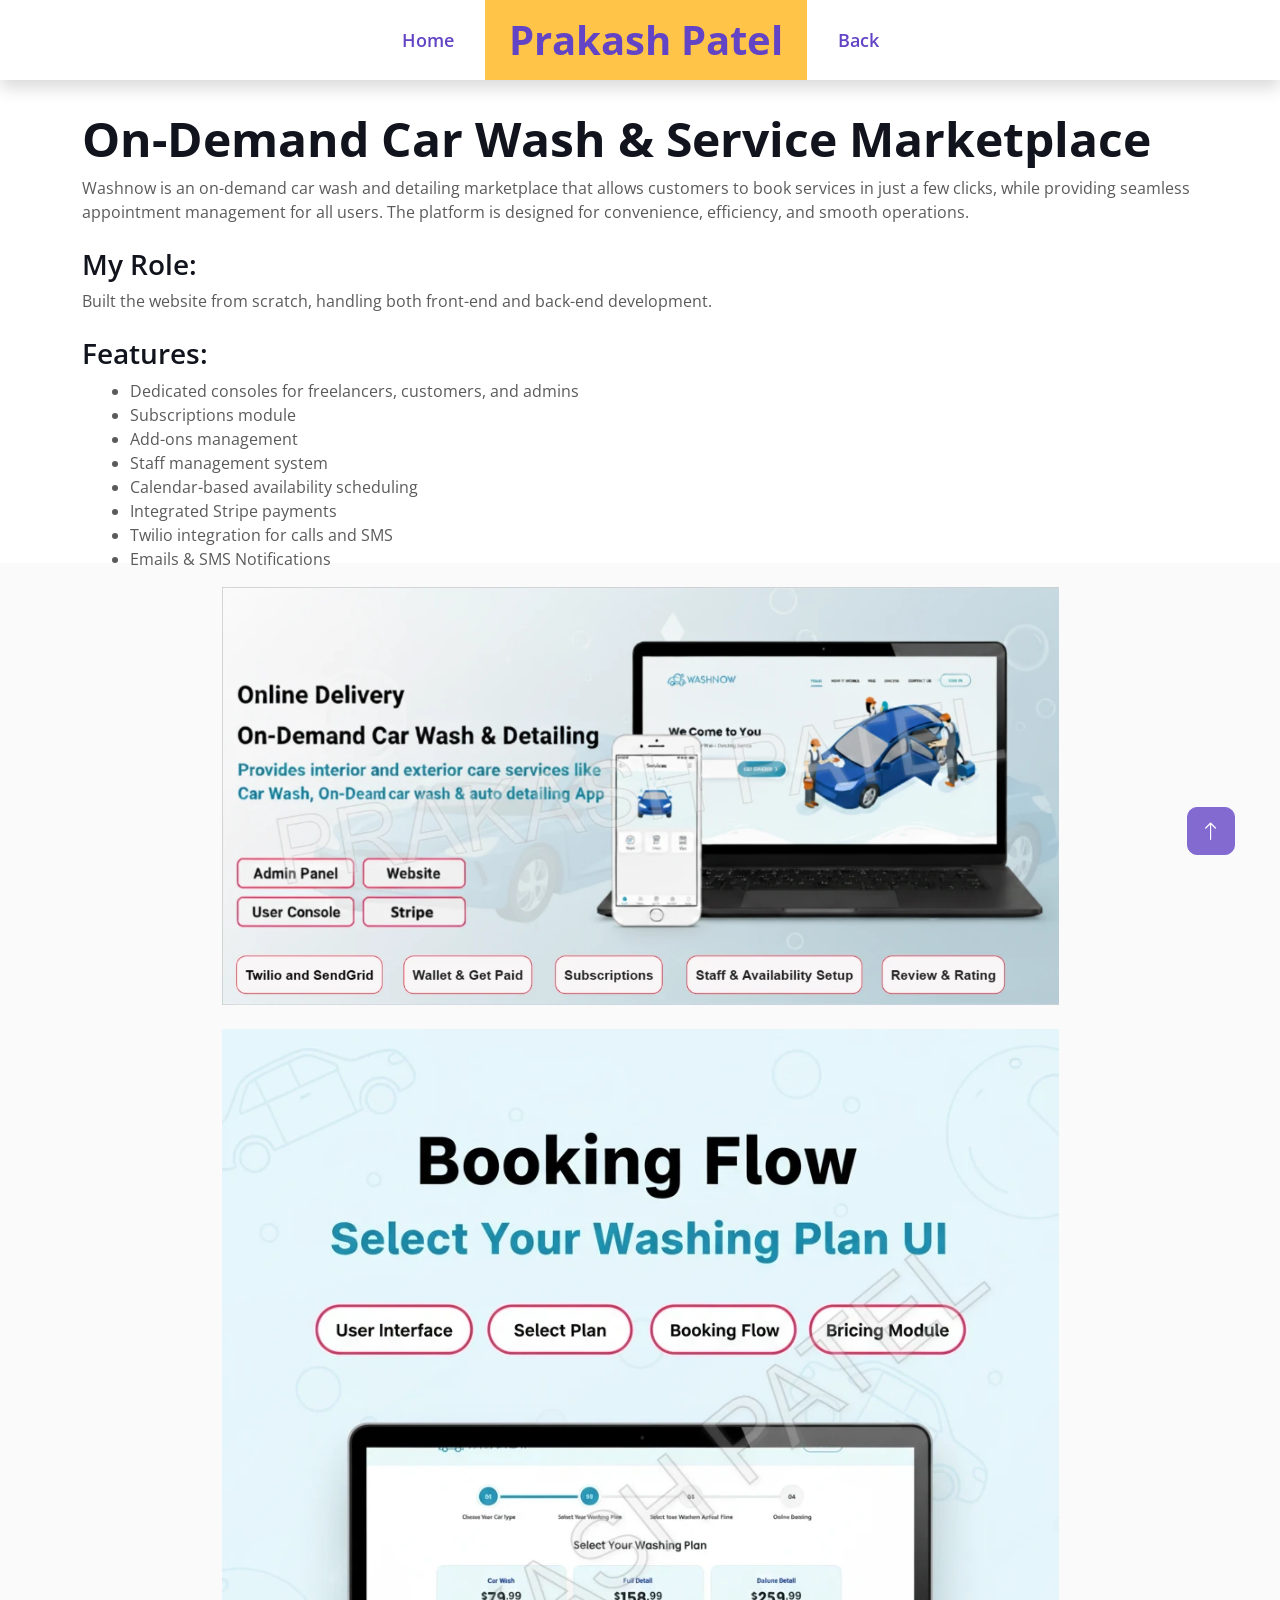
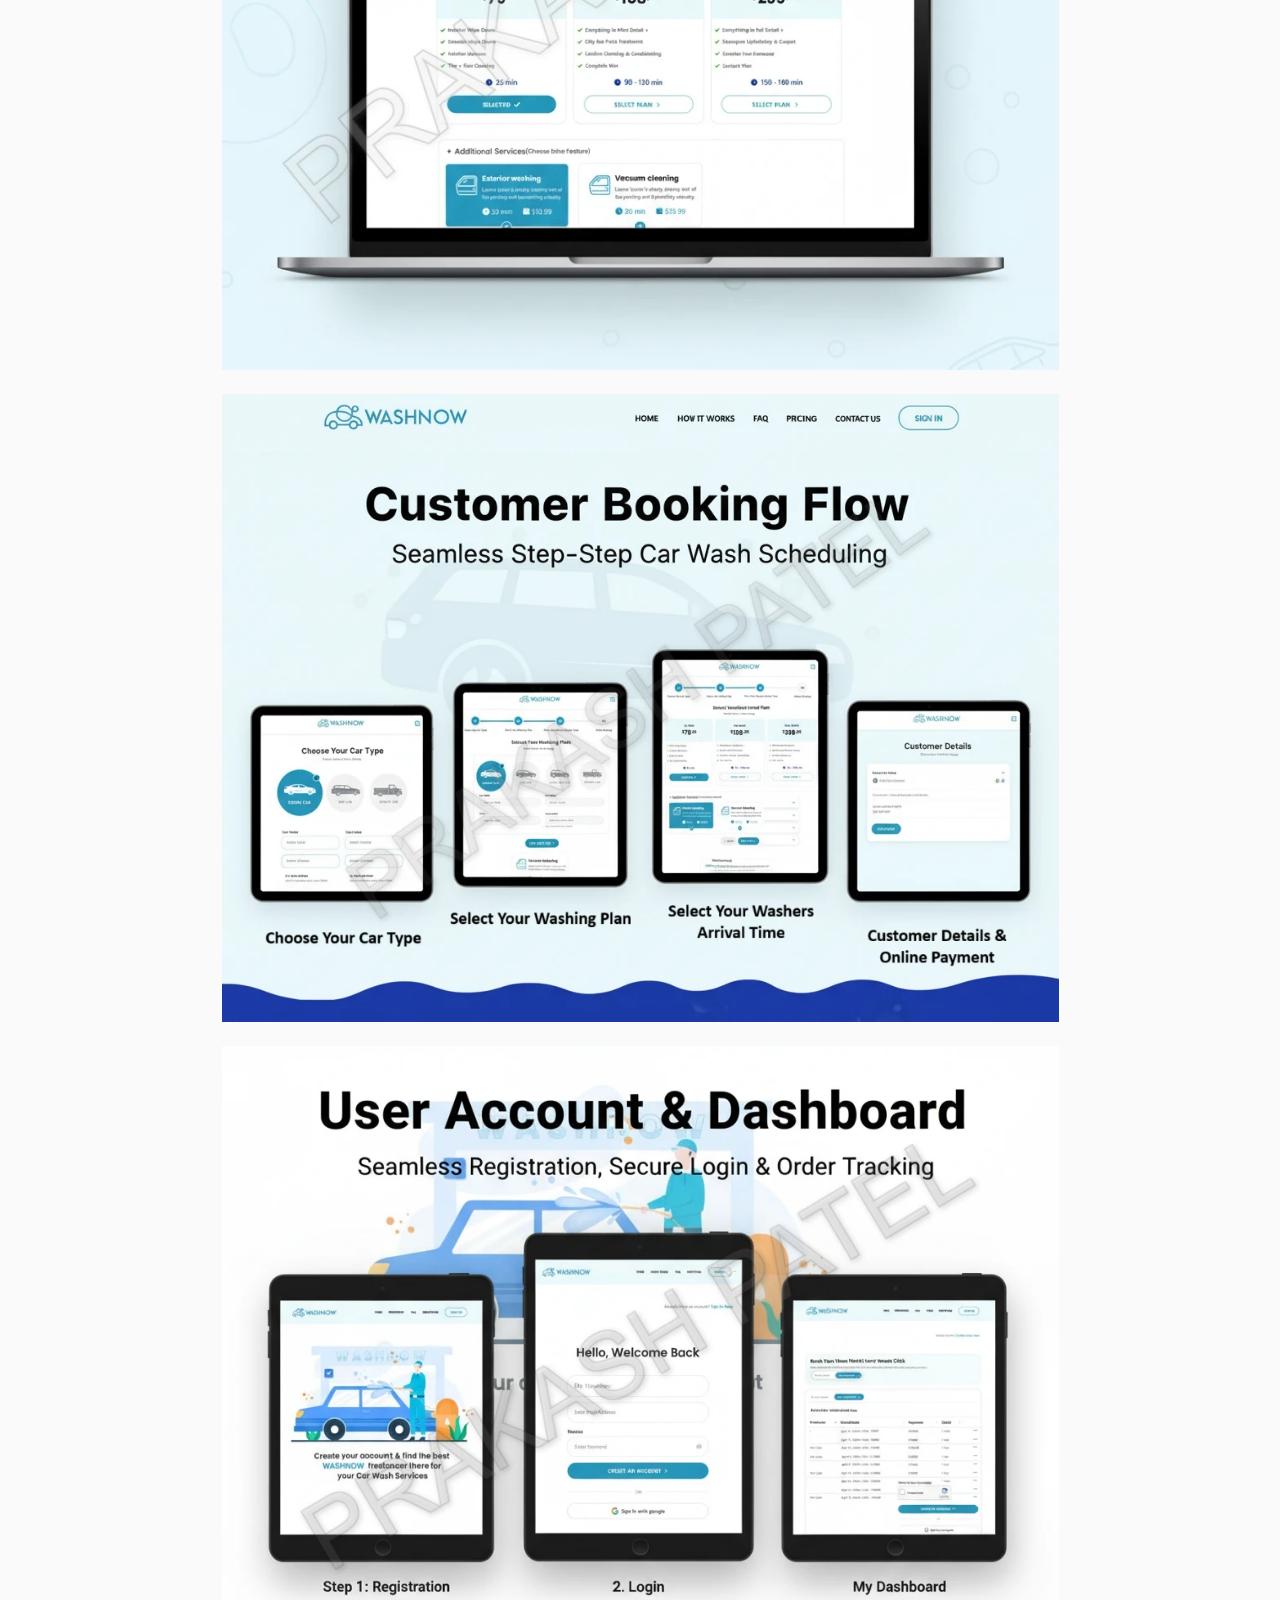
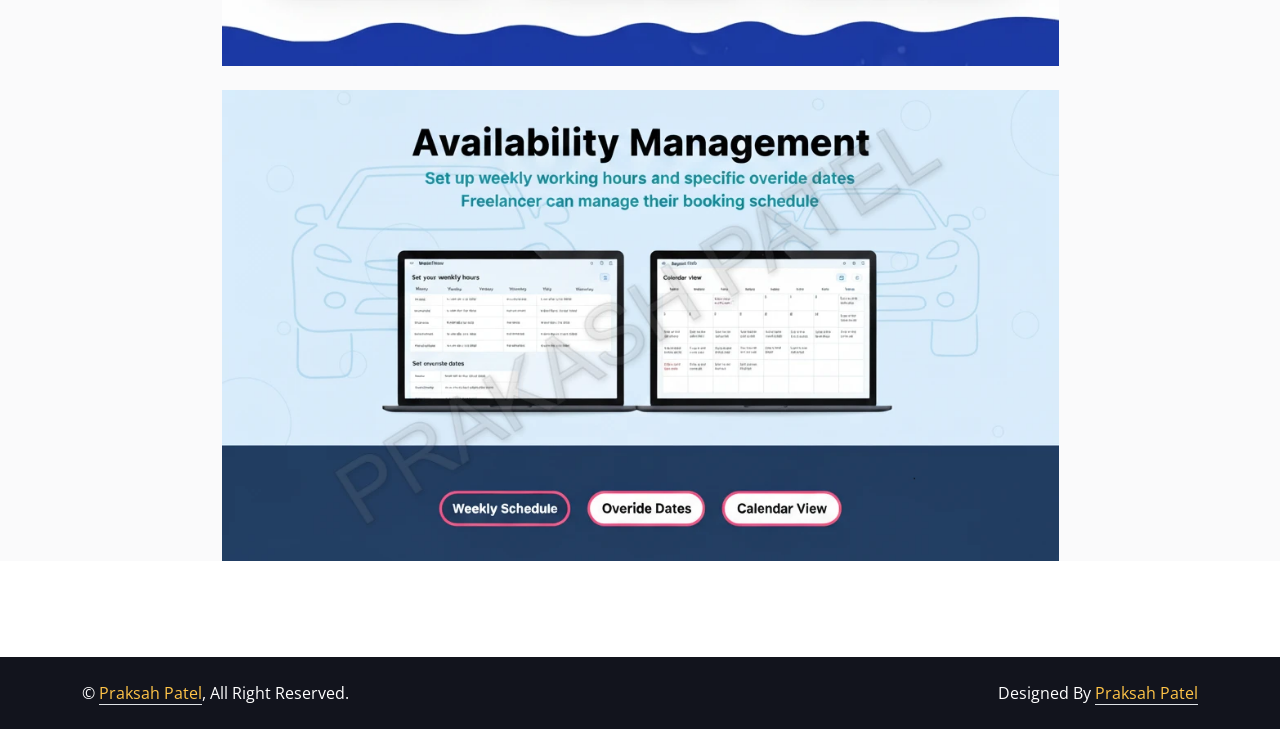
<file: portfolio/washnow/index.html>
<!DOCTYPE html>
<html lang="en">

<head>
    <meta charset="utf-8">
    <title>Prakash Patel - Full-stack Developer</title>
    <meta content="width=device-width, initial-scale=1.0" name="viewport">
    <meta name="keywords" content="Web Development, Web Developer, Website Developer, Laravel Developer, React Developer, Mobile App Development, Custom Software Development, NFT Marketplace Development, eCommerce Development, UI/UX Design, Dedicated Developer Hiring">
    <meta name="description" content="Professional full-stack development and digital transformation services. Specializing in web development, mobile apps, UI/UX, eCommerce, and custom software solutions to help businesses grow digitally.">
    <meta property="og:image" content="../../img/profile-1.png" />
    <meta name="twitter:image" content="../../img/profile-1.png" />

    <!-- Favicon -->
    <link href="../../img/favicon.png" rel="icon">

    <!-- Google Web Fonts -->
    <link rel="preconnect" href="https://fonts.googleapis.com">
    <link rel="preconnect" href="https://fonts.gstatic.com" crossorigin>
    <link href="https://fonts.googleapis.com/css2?family=Open+Sans:wght@400;500;600;700;800&display=swap" rel="stylesheet"> 

    <!-- Icon Font Stylesheet -->
    <link href="https://cdnjs.cloudflare.com/ajax/libs/font-awesome/5.10.0/css/all.min.css" rel="stylesheet">
    <link href="https://cdn.jsdelivr.net/npm/bootstrap-icons@1.4.1/font/bootstrap-icons.css" rel="stylesheet">

    <!-- Libraries Stylesheet -->
    <link href="../../lib/animate/animate.min.css" rel="stylesheet">
    

    <!-- Customized Bootstrap Stylesheet -->
    <link href="../../css/bootstrap.min.css" rel="stylesheet">

    <!-- Template Stylesheet -->
    <link href="../../css/style.css" rel="stylesheet">
    <style>
        body {
            padding-top: 110px; /* adjust as needed */
        }
    </style>
</head>

<body data-bs-spy="scroll" data-bs-target=".navbar" data-bs-offset="51">
    <!-- Spinner Start -->
    <div id="spinner" class="show bg-white position-fixed translate-middle w-100 vh-100 top-50 start-50 d-flex align-items-center justify-content-center">
        <div class="spinner-border text-primary" style="width: 3rem; height: 3rem;" role="status">
            <span class="sr-only">Loading...</span>
        </div>
    </div>
    <!-- Spinner End -->


    <!-- Navbar Start -->
    <nav class="navbar navbar-expand-lg bg-white navbar-light fixed-top shadow py-lg-0 px-4 px-lg-5 wow fadeIn" data-wow-delay="0.1s" style="display:flex;">
        <a href="/" class="navbar-brand d-block d-lg-none" title="Prakash Patel">
            <h1 class="text-primary fw-bold m-0">Prakash Patel</h1>
        </a>
        <button type="button" class="navbar-toggler" data-bs-toggle="collapse" data-bs-target="#navbarCollapse">
            <span class="navbar-toggler-icon"></span>
        </button>
        <div class="collapse navbar-collapse justify-content-between py-4 py-lg-0" id="navbarCollapse">
            <div class="navbar-nav ms-auto py-0">
                <a href="/" class="nav-item nav-link active" title="Home">Home</a>               
            </div>
            <a href="/" class="navbar-brand bg-secondary py-3 px-4 mx-3 d-none d-lg-block" title="Prakash Patel">
                <h1 class="text-primary fw-bold m-0">Prakash Patel</h1>
            </a>
            <div class="navbar-nav me-auto py-0">
                <a href="/" class="nav-item nav-link active" title="Back">Back</a>   
            </div>
        </div>
    </nav>
    <!-- Navbar End -->
          
    <div class="container-fluid">
        <div class="container">
            <div class="row">
                <div class="col-lg-12 wow fadeInUp" data-wow-delay="0.1s">
                    <h1 class="display-5">On-Demand Car Wash & Service Marketplace</h1>
                    <p class="mb-4">Washnow is an on-demand car wash and detailing marketplace that allows customers to book services in just a few clicks, while providing seamless appointment management for all users. The platform is designed for convenience, efficiency, and smooth operations.</p>
                    <h3 class="mb-2">My Role:</h3>
                    <p class="mb-4">Built the website from scratch, handling both front-end and back-end development.</p>
                    <h3 class="mb-2">Features:</h3>                
                    <ul>
                        <li class="mx-3">Dedicated consoles for freelancers, customers, and admins</li>
                        <li class="mx-3">Subscriptions module</li>
                        <li class="mx-3">Add-ons management</li>
                        <li class="mx-3">Staff management system</li>
                        <li class="mx-3">Calendar-based availability scheduling</li>
                        <li class="mx-3">Integrated Stripe payments</li>
                        <li class="mx-3">Twilio integration for calls and SMS</li>
                        <li class="mx-3">Emails & SMS  Notifications</li>
                    </ul>
                </div>                
            </div>
        </div>
    </div>

    <div class="container-fluid bg-light my-6 mt-0">    
        <div class="container">
            <div class="row g-4">

                <div class="col-12 d-flex justify-content-center">
                    <img class="img-fluid w-75" src="screen-1.webp" alt="Washnow">
                </div>

                <div class="col-12 d-flex justify-content-center">
                    <img class="img-fluid w-75" src="screen-2.webp" alt="Washnow">
                </div>

                <div class="col-12 d-flex justify-content-center">
                    <img class="img-fluid w-75" src="screen-3.webp" alt="Washnow Packages">
                </div>

                <div class="col-12 d-flex justify-content-center">
                    <img class="img-fluid w-75" src="screen-4.webp" alt="Washnow Order">
                </div>

                <div class="col-12 d-flex justify-content-center">
                    <img class="img-fluid w-75" src="screen-5.webp" alt="Washnow Booking">
                </div>

            </div>
        </div>
    </div>


    <!-- Footer Start -->
    <div class="container-fluid bg-dark text-white py-4">
            <div class="container">
                <div class="row">
                    <div class="col-md-6 text-center text-md-start mb-3 mb-md-0">
                        &copy; <a class="border-bottom text-secondary" href="/" title="Praksah Patel">Praksah Patel</a>, All Right Reserved.
                    </div>
                    <div class="col-md-6 text-center text-md-end">
                        Designed By <a class="border-bottom text-secondary" href="/" title="Praksah Patel">Praksah Patel</a>
                    </div>
                </div>
            </div>
        </div>
    </div>
    <!-- Footer End -->


    <!-- Back to Top -->
    <a href="#" class="btn btn-lg btn-primary btn-lg-square back-to-top" title="Goto top"><i class="bi bi-arrow-up"></i></a>

    <!-- JavaScript Libraries -->
    <script src="https://code.jquery.com/jquery-3.4.1.min.js"></script>
    <script src="https://cdn.jsdelivr.net/npm/bootstrap@5.0.0/dist/js/bootstrap.bundle.min.js"></script>
    <script src="../../lib/wow/wow.min.js"></script>
    <script src="../../js/portfolio.js"></script>
</body>
</html>
</file>
<file: css/style.css>
/********** Template CSS **********/
:root {
    --primary: #6244C5;
    --secondary: #FFC448;
    --light: #FAFAFB;
    --dark: #12141D;
}

.back-to-top {
    position: fixed;
    display: none;
    right: 45px;
    bottom: 45px;
    z-index: 99;
}

.my-6 {
    margin-top: 6rem;
    margin-bottom: 6rem;
}

.py-6 {
    padding-top: 6rem;
    padding-bottom: 6rem;
}


/*** Spinner ***/
#spinner {
    opacity: 0;
    visibility: hidden;
    transition: opacity .5s ease-out, visibility 0s linear .5s;
    z-index: 99999;
}

#spinner.show {
    transition: opacity .5s ease-out, visibility 0s linear 0s;
    visibility: visible;
    opacity: 1;
}


/*** Button ***/
.btn {
    font-weight: 500;
    transition: .5s;
}

.btn.btn-primary,
.btn.btn-secondary {
    color: #FFFFFF;
}

.btn-square {
    width: 38px;
    height: 38px;
}

.btn-sm-square {
    width: 32px;
    height: 32px;
}

.btn-lg-square {
    width: 48px;
    height: 48px;
}

.btn-square,
.btn-sm-square,
.btn-lg-square {
    padding: 0;
    display: flex;
    align-items: center;
    justify-content: center;
    font-weight: normal;
}


/*** Navbar ***/
.navbar.fixed-top {
    display: none;
    transition: .5s;
}

.navbar .navbar-nav .nav-link {
    padding: 20px 15px;
    color: var(--dark);
    font-size: 18px;
    font-weight: 600;
    outline: none;
}

.navbar .navbar-nav .nav-link:hover,
.navbar .navbar-nav .nav-link.active {
    color: var(--primary);
}

@media (max-width: 991.98px) {
    .navbar .navbar-nav .nav-link  {
        padding: 10px 0;
    }
}


/*** Header ***/
#home {
    margin-bottom: 6rem;
    background: url(../img/bg-header.png) left top no-repeat;
}

.typed-cursor {
    font-size: 30px;
    color: var(--dark);
}

.btn-play {
    position: relative;
    display: block;
    box-sizing: content-box;
    width: 16px;
    height: 26px;
    border-radius: 100%;
    border: none;
    outline: none !important;
    padding: 18px 20px 20px 28px;
    background: var(--primary);
}

.btn-play:before {
    content: "";
    position: absolute;
    z-index: 0;
    left: 50%;
    top: 50%;
    transform: translateX(-50%) translateY(-50%);
    display: block;
    width: 60px;
    height: 60px;
    background: var(--primary);
    border-radius: 100%;
    animation: pulse-border 1500ms ease-out infinite;
}

.btn-play:after {
    content: "";
    position: absolute;
    z-index: 1;
    left: 50%;
    top: 50%;
    transform: translateX(-50%) translateY(-50%);
    display: block;
    width: 60px;
    height: 60px;
    background: #FFFFFF;
    border-radius: 100%;
    transition: all 200ms;
}

.btn-play span {
    display: block;
    position: relative;
    z-index: 3;
    width: 0;
    height: 0;
    left: -1px;
    border-left: 16px solid var(--primary);
    border-top: 11px solid transparent;
    border-bottom: 11px solid transparent;
}

@keyframes pulse-border {
    0% {
        transform: translateX(-50%) translateY(-50%) translateZ(0) scale(1);
        opacity: 1;
    }

    100% {
        transform: translateX(-50%) translateY(-50%) translateZ(0) scale(2);
        opacity: 0;
    }
}

.modal-video .modal-dialog {
    position: relative;
    max-width: 800px;
    margin: 60px auto 0 auto;
}

.modal-video .modal-body {
    position: relative;
    padding: 0px;
}

.modal-video .close {
    position: absolute;
    width: 30px;
    height: 30px;
    right: 0px;
    top: -30px;
    z-index: 999;
    font-size: 30px;
    font-weight: normal;
    color: #FFFFFF;
    background: #000000;
    opacity: 1;
}


/*** About ***/
#about .years .display-1 {
    font-size: 10rem;
    line-height: 9rem;
}

#about .years h5 {
    letter-spacing: 30px;
    margin-right: -30px;
}


/*** Skills ***/
#skill .progress {
    height: 5px;
    border-radius: 5px;
}

#skill .progress .progress-bar {
    width: 0px;
    border-radius: 5px;
    transition: 3s;
}

#skill .nav-pills .nav-link {
    color: var(--dark);
}

#skill .nav-pills .nav-link.active {
    color: #FFFFFF;
}

#skill .tab-content hr {
    width: 30px;
}


/*** Service ***/
.service-item .bg-icon {
    width: 100px;
    height: 100px;
    display: flex;
    align-items: center;
    justify-content: center;
    background: url(../img/bg-icon.png) center center no-repeat;
    background-size: cover;
}


/*** Project Portfolio ***/
#portfolio-flters li {
    display: inline-block;
    font-weight: 500;
    color: var(--dark);
    cursor: pointer;
    transition: .5s;
    border-bottom: 2px solid transparent;
}

#portfolio-flters li:hover,
#portfolio-flters li.active {
    color: var(--primary);
    border-color: var(--primary);
}

.portfolio-img {
    position: relative;
}

.portfolio-btn {
    position: absolute;
    width: 100%;
    height: 100%;
    top: 0;
    left: 0;
    background: rgba(98, 68, 197, .9);
    display: flex;
    align-items: flex-end;
    justify-content: flex-start;
    padding: 30px;
    padding-bottom: 30px !important;
    opacity: 0;
    transition: .5s;    
}

.portfolio-btn .hover-title {
    color: #fff;
    margin: 0;
    font-size: 22px;
    font-weight: 600;
}

.portfolio-btn .hover-text {
    color: #eee;
    margin-top: 5px;
    font-size: 14px;
    opacity: 0.9;
}

.portfolio-btn .portfolio-links {
    display: flex;
    gap: 10px;
}

.portfolio-item:hover .portfolio-btn {
    opacity: 1;
    padding-bottom: 30px !important;
}


/*** Team ***/
.team-item img {
    transition: .5s;
}

.team-item:hover img {
    opacity: .7;
}

.team-item .team-text {
    position: absolute;
    left: 0;
    right: 60px;
    bottom: 30px;
    display: flex;
    align-items: center;
    justify-content: space-between;
    opacity: 0;
    transition: .5s;
}

.team-item:hover .team-text {
    right: 30px;
    opacity: 1;
}

.team-item .team-text div {
    transition: .5s;
}

.team-item:hover .team-text div {
    margin-left: 30px;
}


/*** Testimonial ***/
.testimonial-left,
.testimonial-right {
    position: relative;
}

.testimonial-left img,
.testimonial-right img {
    position: absolute;
    padding: 5px;
    border: 1px solid var(--secondary);
    border-radius: 70px;
}

.testimonial-left img:nth-child(1),
.testimonial-right img:nth-child(3) {
    width: 70px;
    height: 70px;
    top: 10%;
    left: 50%;
    transform: translateX(-50%);
}

.testimonial-left img:nth-child(2),
.testimonial-right img:nth-child(2) {
    width: 60px;
    height: 60px;
    top: 50%;
    left: 10%;
    transform: translateY(-50%);
}

.testimonial-left img:nth-child(3),
.testimonial-right img:nth-child(1) {
    width: 50px;
    height: 50px;
    bottom: 10%;
    right: 10%;
}

.testimonial-carousel .owl-item img {
    width: 120px;
    height: 120px;
}

.testimonial-carousel .testimonial-icon {
    position: absolute;
    width: 40px;
    height: 40px;
    left: 50%;
    bottom: -15px;
    transform: translateX(-50%);
    display: flex;
    align-items: center;
    justify-content: center;
    background: #FFFFFF;
    border: 1px solid var(--secondary);
    border-radius: 60px;
}

.testimonial-carousel .owl-dots {
    height: 40px;
    margin-top: 25px;
    display: flex;
    align-items: center;
    justify-content: center;
}

.testimonial-carousel .owl-dot {
    position: relative;
    display: inline-block;
    margin: 0 5px;
    width: 30px;
    height: 30px;
    background: #FFFFFF;
    border: 2px solid var(--secondary);
    border-radius: 30px;
    transition: .5s;
}

.testimonial-carousel .owl-dot::after {
    position: absolute;
    content: "";
    width: 16px;
    height: 16px;
    top: 5px;
    left: 5px;
    border-radius: 16px;
    background: var(--secondary);
    transition: .5s;
}

.testimonial-carousel .owl-dot.active::after {
    background: var(--primary);
}

/* ===== FIX OVERLAPPING PROJECT IMAGES ===== */
.portfolio-item {
    position: relative;
    overflow: hidden;
    margin-bottom: 30px;
}

/* Ensure all images scale properly */
.portfolio-item img {
    width: 100%;
    height: auto;
    display: block;
}
</file>
